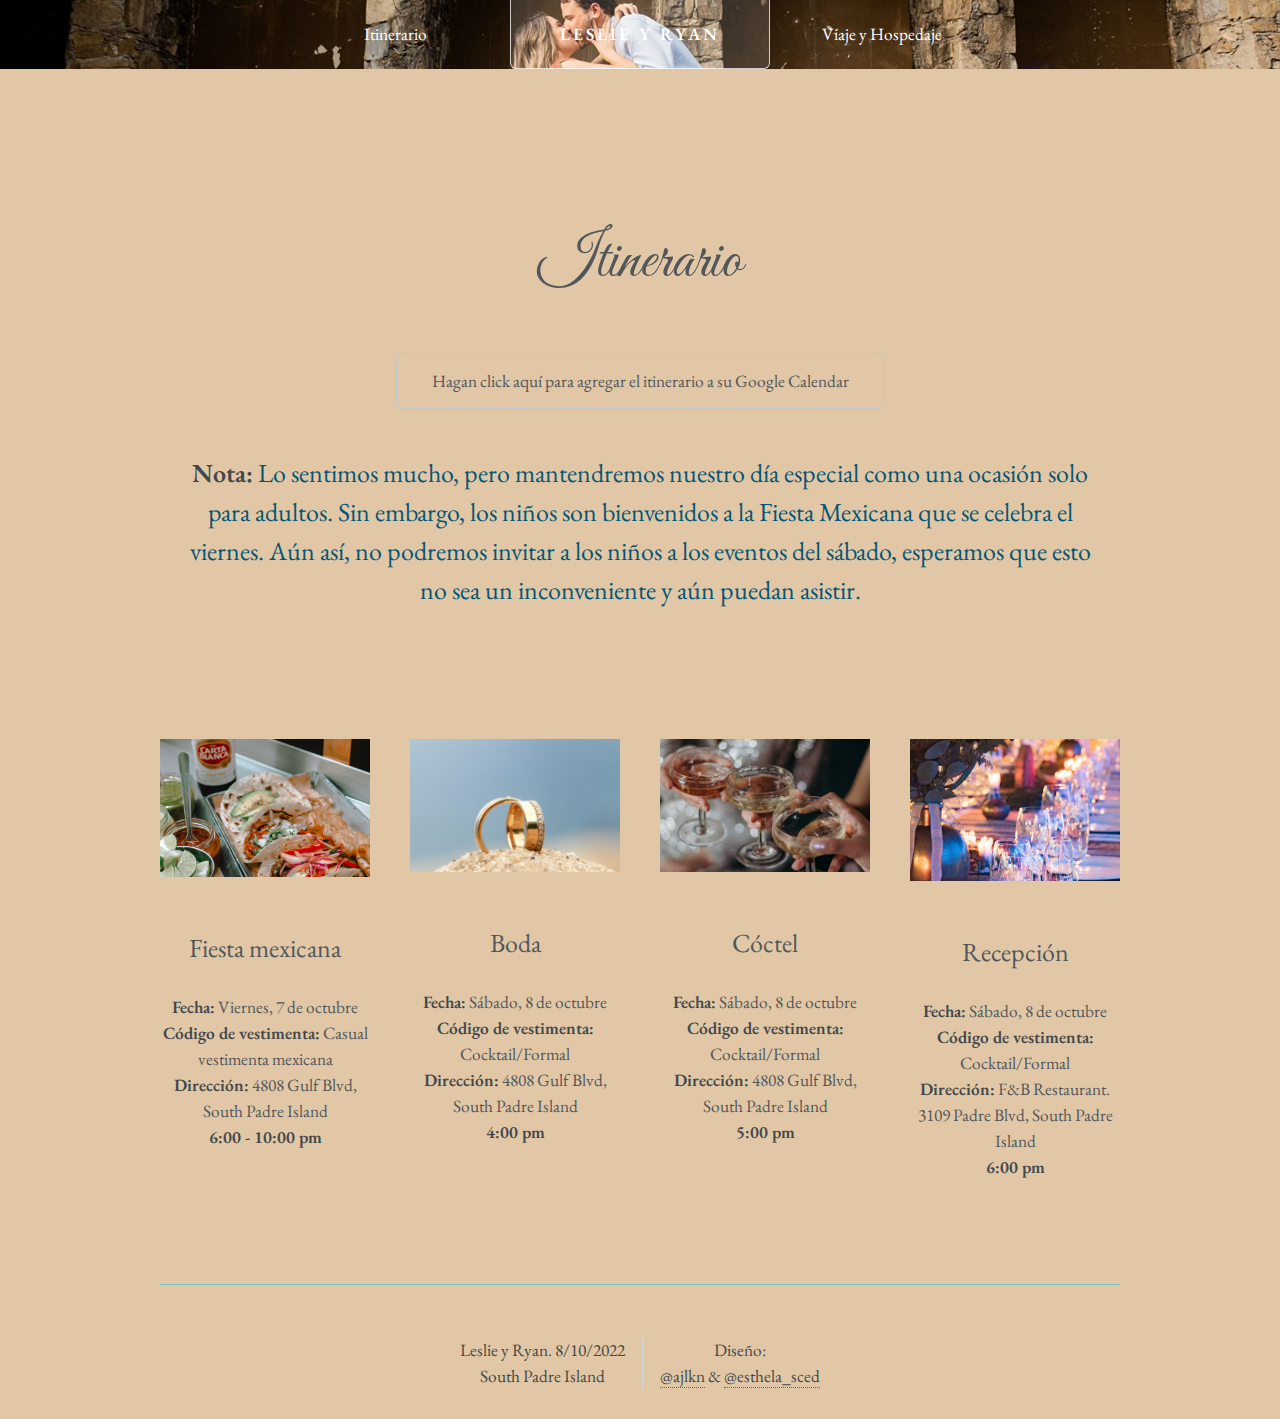
<file: itinerario.html>
<!DOCTYPE HTML>
<!--
	Telephasic by HTML5 UP
	html5up.net | @ajlkn
	Esthela Cedillo Moreno
	Free for personal and commercial use under the CCA 3.0 license (html5up.net/license)
-->
<html>
	<head>
		<title>L&R - Itinerario</title>
		<meta charset="utf-8" />
		<meta name="viewport" content="width=device-width, initial-scale=1, user-scalable=no" />
		<link rel="stylesheet" href="assets/css/main.css" />
		<link type="image/png" sizes="32x32" rel="icon" href="images/icons8-me-gusta-ios-glyph-32.png">
	</head>
	<body class="left-sidebar is-preload">
		<div id="page-wrapper">

			<!-- Header -->
				<div id="header-wrapper">
					<div id="header" class="container">

						<!-- Logo -->
							<h1 id="logo"><a href="indexSpanish.html">Leslie y Ryan</a></h1>

						<!-- Nav -->
							<nav id="nav">
								<ul>
									<li><a href="itinerario.html">Itinerario</a></li>
									<li class="break"><a href="ViajeYHospedaje.html">Viaje y Hospedaje</a></li>
								</ul>
							</nav>
					</div>
				</div>

			<!-- Main -->
				<div class="wrapper">
					<div class="container" id="main">
						<div class="row gtr-150">
							<div class="col-4 col-12-narrower">
						</div>
						<header class="Title-wrapper">
							<h2 class="Title-wrapperH2  wrap-align" id="center">Itinerario</h2>
							<ul class="actions">
								<li><br><a href="https://calendar.google.com/calendar/u/3?cid=bGVzbGllYW5kcnlhbjIwMjJAZ21haWwuY29t" class="button">Hagan click aquí para agregar el itinerario a su Google Calendar</a></li>
							</ul>
							<p><b>Nota:</b> Lo sentimos mucho, pero mantendremos nuestro día especial como una ocasión solo para adultos. Sin embargo,
								los niños son bienvenidos a la Fiesta Mexicana que se celebra el viernes. Aún así, no podremos invitar a los 
								niños a los eventos del sábado, esperamos que esto no sea un inconveniente y aún puedan asistir.</p>
						</header>
						<div class="row features">
							
							<section class="col-3 col-12-narrower feature">
								<div class="image-wrapper first">
									<a href="#" class="image featured"><img src="images/mexparty.jpg" alt="" /></a>
								</div>
								<header>
									<h3>Fiesta mexicana</h3>
								</header>
								<p><b>Fecha:</b> Viernes, 7 de octubre <br> <b>Código de vestimenta:</b> Casual vestimenta mexicana <br> <b>Dirección:</b> 4808 Gulf Blvd, South Padre Island <br> <b>6:00 - 10:00 pm</b></p>
							</section>
							<section class="col-3 col-12-narrower feature">
								<div class="image-wrapper first">
									<a href="#" class="image featured"><img src="images/wedding.jpg" alt="" /></a>
								</div>
								<header>
									<h3>Boda</h3>
								</header>
								<p><b>Fecha:</b> Sábado, 8 de octubre <br> <b>Código de vestimenta:</b> Cocktail/Formal <br> <b>Dirección:</b> 4808 Gulf Blvd, South Padre Island <br> <b>4:00 pm</b></p>
							</section>
							<section class="col-3 col-12-narrower feature">
								<div class="image-wrapper">
									<a href="#" class="image featured"><img src="images/cocktail.jpg" alt="" /></a>
								</div>
								<header>
									<h3>Cóctel</h3>
								</header>
								<p><b>Fecha:</b> Sábado, 8 de octubre <br> <b>Código de vestimenta:</b> Cocktail/Formal <br> <b>Dirección:</b> 4808 Gulf Blvd, South Padre Island <br> <b>5:00 pm</b></p>
							</section>
							<section class="col-3 col-12-narrower feature">
								<div class="image-wrapper">
									<a href="#" class="image featured"><img src="images/reception.jpg" alt="" /></a>
								</div>
								<header>
									<h3>Recepción</h3>
								</header>
								<p><b>Fecha:</b> Sábado, 8 de octubre <br> <b>Código de vestimenta:</b> Cocktail/Formal <br> <b>Dirección:</b> F&B Restaurant. 3109 Padre Blvd, South Padre Island <br> <b>6:00 pm</b></p>
							</section>
						</div>
					</div>
				</div>

			<!-- Footer -->
					<div id="copyright" class="container">
						<ul class="menu">
							<li>Leslie y Ryan. 8/10/2022 <br> South Padre Island</li><li>Diseño: <br> <a href="http://html5up.net">@ajlkn</a> & <a href="https://www.instagram.com/esthela_sced/?hl=es">@esthela_sced</a></li>
						</ul>
					</div>
				</div>

		</div>

		<!-- Scripts -->
			<script src="assets/js/jquery.min.js"></script>
			<script src="assets/js/jquery.dropotron.min.js"></script>
			<script src="assets/js/browser.min.js"></script>
			<script src="assets/js/breakpoints.min.js"></script>
			<script src="assets/js/util.js"></script>
			<script src="assets/js/main.js"></script>

	</body>
</html>
</file>
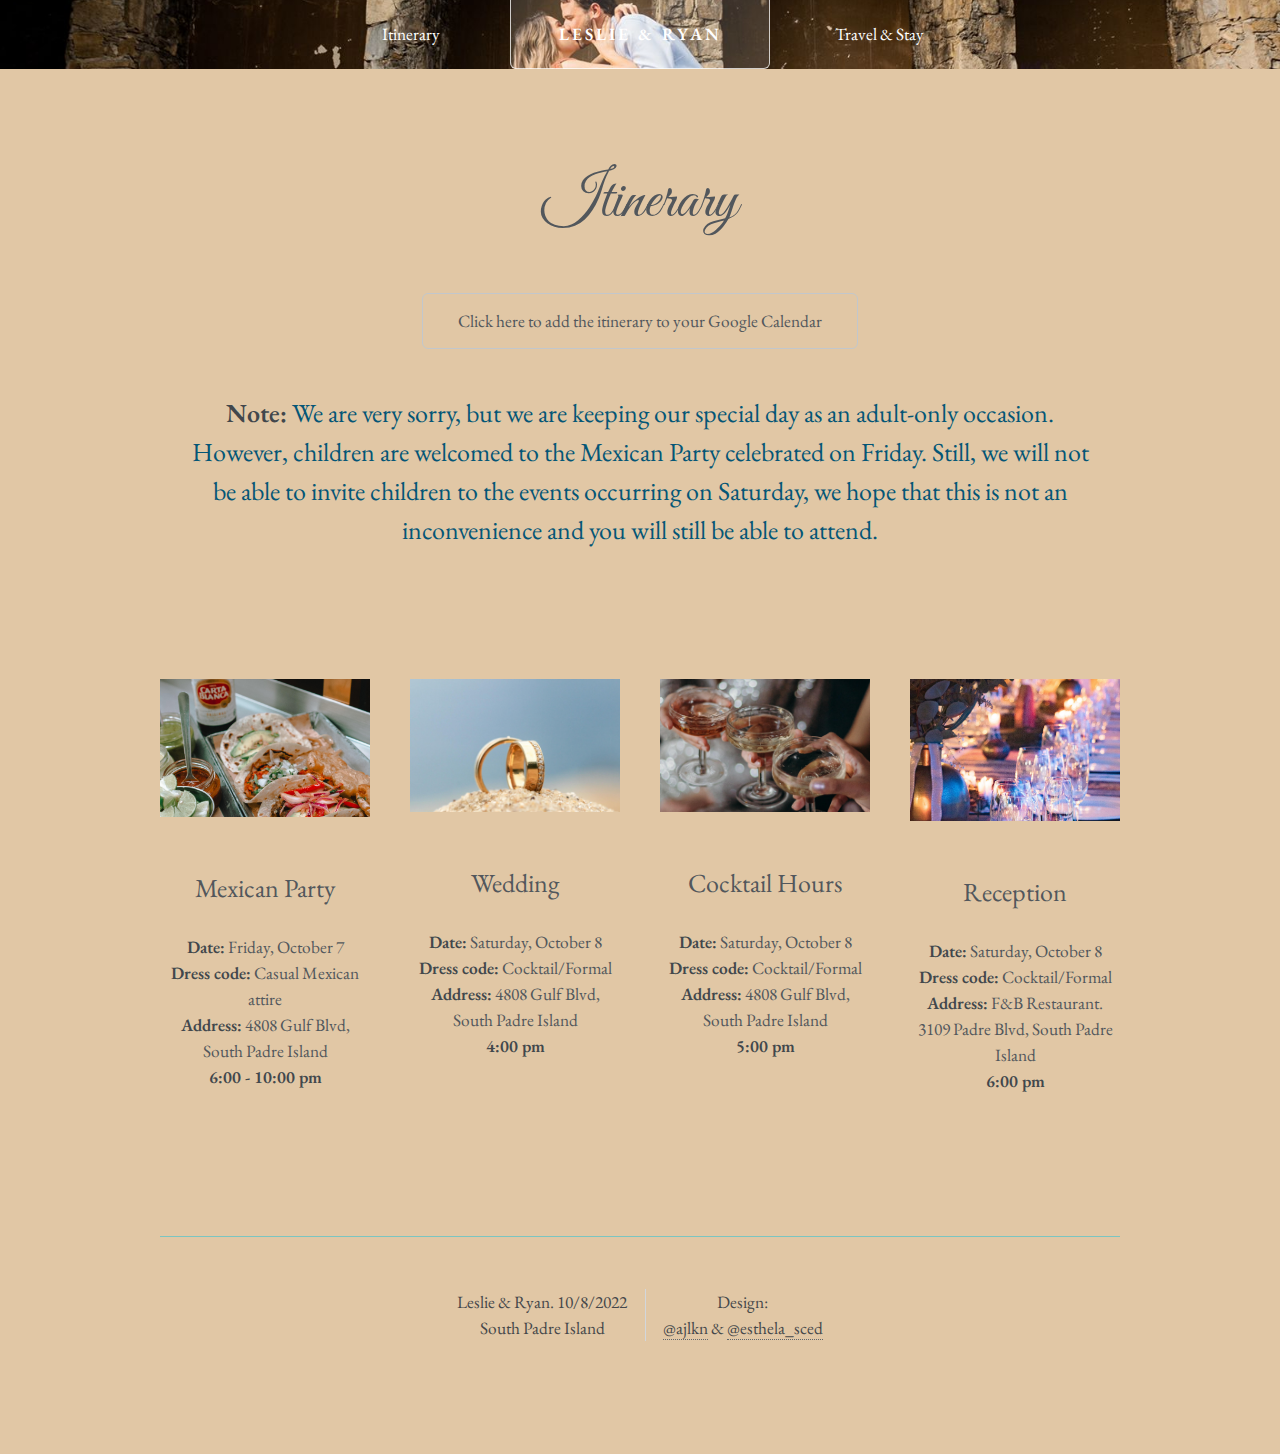
<file: itinerary.html>
<!DOCTYPE HTML>
<!--
	Telephasic by HTML5 UP
	html5up.net | @ajlkn
	Esthela Cedillo Moreno
	Free for personal and commercial use under the CCA 3.0 license (html5up.net/license)
-->
<html>
	<head>
		<title>L&R - Itinerary</title>
		<meta charset="utf-8" />
		<meta name="viewport" content="width=device-width, initial-scale=1, user-scalable=no" />
		<link rel="stylesheet" href="assets/css/main.css" />
		<link type="image/png" sizes="32x32" rel="icon" href="images/icons8-me-gusta-ios-glyph-32.png">
	</head>
	<body class="left-sidebar is-preload">
		<div id="page-wrapper">

			<!-- Header -->
				<div id="header-wrapper">
					<div id="header" class="container">

						<!-- Logo -->
							<h1 id="logo"><a href="index.html">Leslie & Ryan</a></h1>

						<!-- Nav -->
							<nav id="nav">
								<ul>
									<li><a href="itinerary.html">Itinerary</a></li>
									<li class="break"><a href="TravelStay.html">Travel & Stay</a></li>
								</ul>
							</nav>
					</div>
				</div>

			<!-- Main -->
				<div class="wrapper">
					<div class="container" id="main">
						<div class="row gtr-150">		
							<header class="Title-wrapper">
								<h2 class="Title-wrapperH2  wrap-align" id="center">Itinerary</h2>
								<ul class="actions">
									<li><br><a href="https://calendar.google.com/calendar/u/3?cid=bGVzbGllYW5kcnlhbjIwMjJAZ21haWwuY29t" class="button">Click here to add the itinerary to your Google Calendar</a></li>
								</ul>
								<p><b>Note:</b> We are very sorry, but we are keeping our special day as an adult-only occasion. However, children 
									are welcomed to the Mexican Party celebrated on Friday. Still, we will not be able to invite children to 
									the events occurring on Saturday, we hope that this is not an inconvenience and you will still be able to attend.</p>
							</header>
							<div class="row features">
								
								<section class="col-3 col-12-narrower feature">
									<div class="image-wrapper first">
										<img class="image featured" src="images/mexparty.jpg" alt="" />
									</div>
									<header>
										<h3>Mexican Party</h3>
									</header>
									<p><b>Date:</b> Friday, October 7 <br> <b>Dress code:</b> Casual Mexican attire <br> <b>Address:</b> 4808 Gulf Blvd, South Padre Island <br> <b>6:00 - 10:00 pm</b></p>
								</section>
								<section class="col-3 col-12-narrower feature">
									<div class="image-wrapper first">
										<img class="image featured" src="images/wedding.jpg" alt="" />
									</div>
									<header>
										<h3>Wedding</h3>
									</header>
									<p><b>Date:</b> Saturday, October 8 <br> <b>Dress code:</b> Cocktail/Formal <br> <b>Address:</b> 4808 Gulf Blvd, South Padre Island <br> <b>4:00 pm</b></p>
								</section>
								<section class="col-3 col-12-narrower feature">
									<div class="image-wrapper">
										<img class="image featured" src="images/cocktail.jpg" alt="" />
									</div>
									<header>
										<h3>Cocktail Hours</h3>
									</header>
									<p><b>Date:</b> Saturday, October 8 <br> <b>Dress code:</b> Cocktail/Formal <br> <b>Address:</b> 4808 Gulf Blvd, South Padre Island <br> <b>5:00 pm</b></p>
								</section>
								<section class="col-3 col-12-narrower feature">
									<div class="image-wrapper">
										<img class="image featured" src="images/reception.jpg" alt="" />
									</div>
									<header>
										<h3>Reception</h3>
									</header>
									<p><b>Date:</b> Saturday, October 8 <br> <b>Dress code:</b> Cocktail/Formal <br> <b>Address:</b> F&B Restaurant. 3109 Padre Blvd, South Padre Island <br> <b>6:00 pm</b></p>
								</section>
							</div>
						</div>
					</div>
				</div>

			<!-- Footer -->
				<div id="footer-wrapper">
					<div id="copyright" class="container">
						<ul class="menu">
							<li>Leslie & Ryan. 10/8/2022 <br> South Padre Island</li><li>Design: <br> <a href="http://html5up.net">@ajlkn</a> & <a href="https://www.instagram.com/esthela_sced/?hl=es">@esthela_sced</a></li>
						</ul>
					</div>
				</div>

		</div>

		<!-- Scripts -->
			<script src="assets/js/jquery.min.js"></script>
			<script src="assets/js/jquery.dropotron.min.js"></script>
			<script src="assets/js/browser.min.js"></script>
			<script src="assets/js/breakpoints.min.js"></script>
			<script src="assets/js/util.js"></script>
			<script src="assets/js/main.js"></script>

	</body>
</html>
</file>
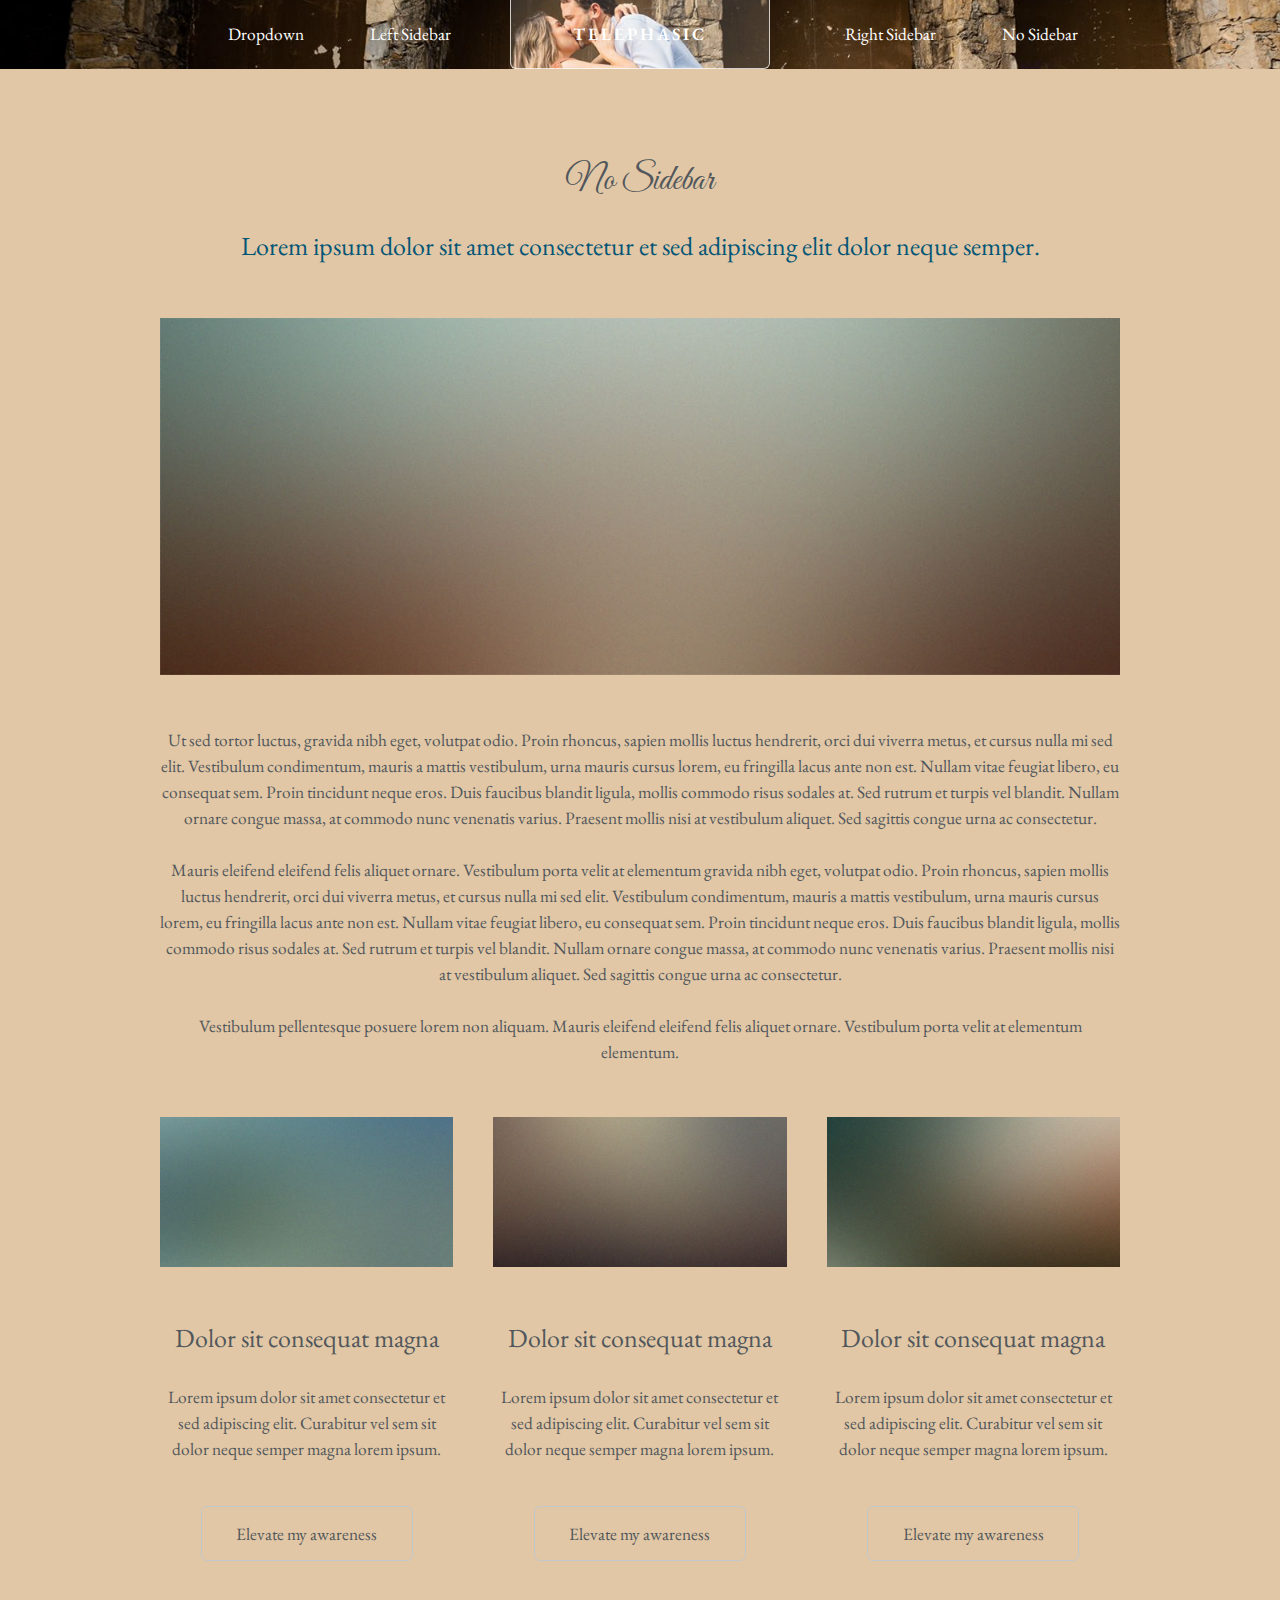
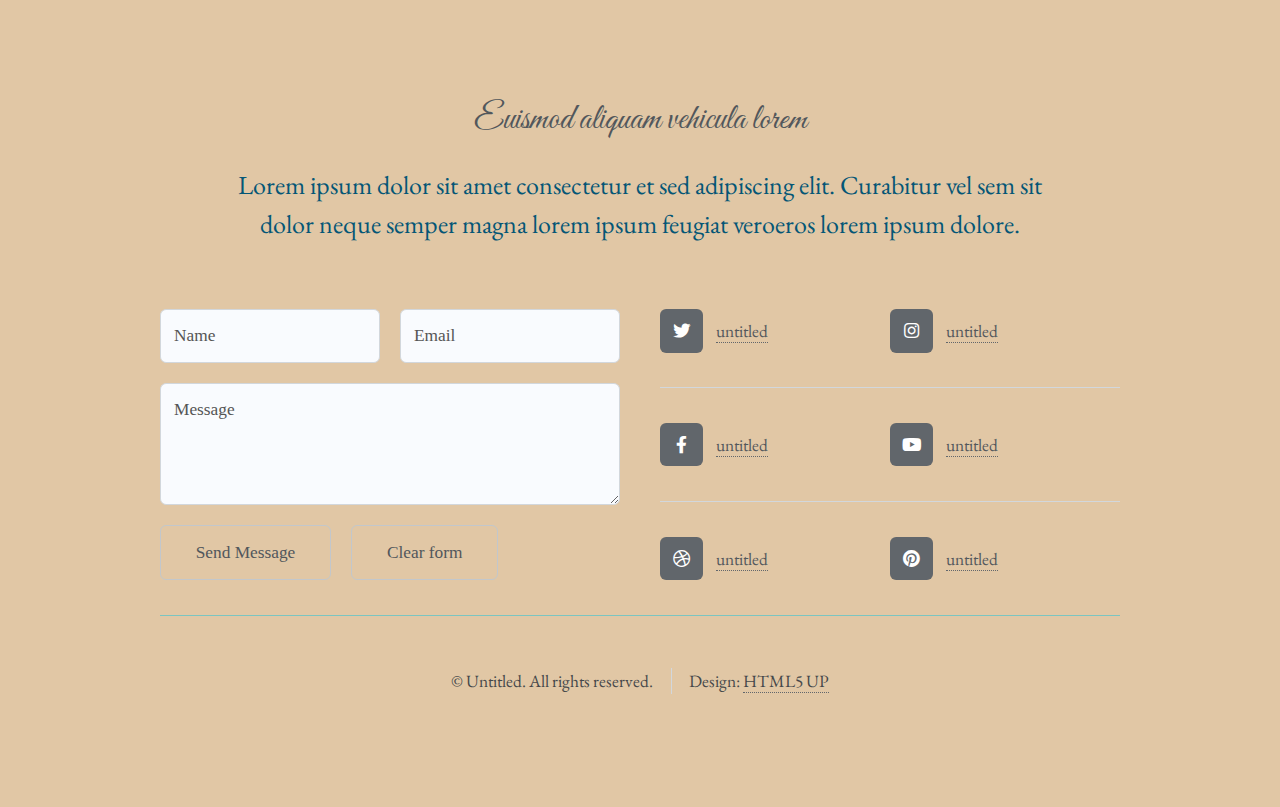
<file: no-sidebar.html>
<!DOCTYPE HTML>
<!--
	Telephasic by HTML5 UP
	html5up.net | @ajlkn
	Free for personal and commercial use under the CCA 3.0 license (html5up.net/license)
-->
<html>
	<head>
		<title>Telephasic by HTML5 UP</title>
		<meta charset="utf-8" />
		<meta name="viewport" content="width=device-width, initial-scale=1, user-scalable=no" />
		<link rel="stylesheet" href="assets/css/main.css" />
	</head>
	<body class="no-sidebar is-preload">
		<div id="page-wrapper">

			<!-- Header -->
				<div id="header-wrapper">
					<div id="header" class="container">

						<!-- Logo -->
							<h1 id="logo"><a href="index.html">Telephasic</a></h1>

						<!-- Nav -->
							<nav id="nav">
								<ul>
									<li>
										<a href="#">Dropdown</a>
										<ul>
											<li><a href="#">Lorem ipsum dolor</a></li>
											<li><a href="#">Magna phasellus</a></li>
											<li><a href="#">Etiam dolore nisl</a></li>
											<li>
												<a href="#">Phasellus consequat</a>
												<ul>
													<li><a href="#">Lorem ipsum dolor</a></li>
													<li><a href="#">Phasellus consequat</a></li>
													<li><a href="#">Magna phasellus</a></li>
													<li><a href="#">Etiam dolore nisl</a></li>
												</ul>
											</li>
											<li><a href="#">Veroeros feugiat</a></li>
										</ul>
									</li>
									<li><a href="left-sidebar.html">Left Sidebar</a></li>
									<li class="break"><a href="right-sidebar.html">Right Sidebar</a></li>
									<li><a href="no-sidebar.html">No Sidebar</a></li>
								</ul>
							</nav>

					</div>
				</div>

			<!-- Main -->
				<div class="wrapper">
					<div class="container" id="main">

						<!-- Content -->
							<article id="content">
								<header>
									<h2>No Sidebar</h2>
									<p>Lorem ipsum dolor sit amet consectetur et sed adipiscing elit
									dolor neque semper.</p>
								</header>
								<a href="#" class="image featured"><img src="images/pic06.jpg" alt="" /></a>
								<p>Ut sed tortor luctus, gravida nibh eget, volutpat odio. Proin rhoncus, sapien
								mollis luctus hendrerit, orci dui viverra metus, et cursus nulla mi sed elit. Vestibulum
								condimentum, mauris a mattis vestibulum, urna mauris cursus lorem, eu fringilla lacus
								ante non est. Nullam vitae feugiat libero, eu consequat sem. Proin tincidunt neque
								eros. Duis faucibus blandit ligula, mollis commodo risus sodales at. Sed rutrum et
								turpis vel blandit. Nullam ornare congue massa, at commodo nunc venenatis varius.
								Praesent mollis nisi at vestibulum aliquet. Sed sagittis congue urna ac consectetur.</p>
								<p>Mauris eleifend eleifend felis aliquet ornare. Vestibulum porta velit at elementum
								gravida nibh eget, volutpat odio. Proin rhoncus, sapien
								mollis luctus hendrerit, orci dui viverra metus, et cursus nulla mi sed elit. Vestibulum
								condimentum, mauris a mattis vestibulum, urna mauris cursus lorem, eu fringilla lacus
								ante non est. Nullam vitae feugiat libero, eu consequat sem. Proin tincidunt neque
								eros. Duis faucibus blandit ligula, mollis commodo risus sodales at. Sed rutrum et
								turpis vel blandit. Nullam ornare congue massa, at commodo nunc venenatis varius.
								Praesent mollis nisi at vestibulum aliquet. Sed sagittis congue urna ac consectetur.</p>
								<p>Vestibulum pellentesque posuere lorem non aliquam. Mauris eleifend eleifend
								felis aliquet ornare. Vestibulum porta velit at elementum elementum.</p>
							</article>

						<div class="row features">
							<section class="col-4 col-12-narrower feature">
								<div class="image-wrapper first">
									<a href="#" class="image featured"><img src="images/pic03.jpg" alt="" /></a>
								</div>
								<header>
									<h3>Dolor sit consequat magna</h3>
								</header>
								<p>Lorem ipsum dolor sit amet consectetur et sed adipiscing elit. Curabitur
								vel sem sit dolor neque semper magna lorem ipsum.</p>
								<ul class="actions">
									<li><a href="#" class="button">Elevate my awareness</a></li>
								</ul>
							</section>
							<section class="col-4 col-12-narrower feature">
								<div class="image-wrapper">
									<a href="#" class="image featured"><img src="images/pic04.jpg" alt="" /></a>
								</div>
								<header>
									<h3>Dolor sit consequat magna</h3>
								</header>
								<p>Lorem ipsum dolor sit amet consectetur et sed adipiscing elit. Curabitur
								vel sem sit dolor neque semper magna lorem ipsum.</p>
								<ul class="actions">
									<li><a href="#" class="button">Elevate my awareness</a></li>
								</ul>
							</section>
							<section class="col-4 col-12-narrower feature">
								<div class="image-wrapper">
									<a href="#" class="image featured"><img src="images/pic05.jpg" alt="" /></a>
								</div>
								<header>
									<h3>Dolor sit consequat magna</h3>
								</header>
								<p>Lorem ipsum dolor sit amet consectetur et sed adipiscing elit. Curabitur
								vel sem sit dolor neque semper magna lorem ipsum.</p>
								<ul class="actions">
									<li><a href="#" class="button">Elevate my awareness</a></li>
								</ul>
							</section>
						</div>
					</div>
				</div>

			<!-- Footer -->
				<div id="footer-wrapper">
					<div id="footer" class="container">
						<header class="major">
							<h2>Euismod aliquam vehicula lorem</h2>
							<p>Lorem ipsum dolor sit amet consectetur et sed adipiscing elit. Curabitur vel sem sit<br />
							dolor neque semper magna lorem ipsum feugiat veroeros lorem ipsum dolore.</p>
						</header>
						<div class="row">
							<section class="col-6 col-12-narrower">
								<form method="post" action="#">
									<div class="row gtr-50">
										<div class="col-6 col-12-mobile">
											<input name="name" placeholder="Name" type="text" />
										</div>
										<div class="col-6 col-12-mobile">
											<input name="email" placeholder="Email" type="text" />
										</div>
										<div class="col-12">
											<textarea name="message" placeholder="Message"></textarea>
										</div>
										<div class="col-12">
											<ul class="actions">
												<li><input type="submit" value="Send Message" /></li>
												<li><input type="reset" value="Clear form" /></li>
											</ul>
										</div>
									</div>
								</form>
							</section>
							<section class="col-6 col-12-narrower">
								<div class="row gtr-0">
									<ul class="divided icons col-6 col-12-mobile">
										<li class="icon brands fa-twitter"><a href="#"><span class="extra">twitter.com/</span>untitled</a></li>
										<li class="icon brands fa-facebook-f"><a href="#"><span class="extra">facebook.com/</span>untitled</a></li>
										<li class="icon brands fa-dribbble"><a href="#"><span class="extra">dribbble.com/</span>untitled</a></li>
									</ul>
									<ul class="divided icons col-6 col-12-mobile">
										<li class="icon brands fa-instagram"><a href="#"><span class="extra">instagram.com/</span>untitled</a></li>
										<li class="icon brands fa-youtube"><a href="#"><span class="extra">youtube.com/</span>untitled</a></li>
										<li class="icon brands fa-pinterest"><a href="#"><span class="extra">pinterest.com/</span>untitled</a></li>
									</ul>
								</div>
							</section>
						</div>
					</div>
					<div id="copyright" class="container">
						<ul class="menu">
							<li>&copy; Untitled. All rights reserved.</li><li>Design: <a href="http://html5up.net">HTML5 UP</a></li>
						</ul>
					</div>
				</div>

		</div>

		<!-- Scripts -->
			<script src="assets/js/jquery.min.js"></script>
			<script src="assets/js/jquery.dropotron.min.js"></script>
			<script src="assets/js/browser.min.js"></script>
			<script src="assets/js/breakpoints.min.js"></script>
			<script src="assets/js/util.js"></script>
			<script src="assets/js/main.js"></script>

	</body>
</html>
</file>
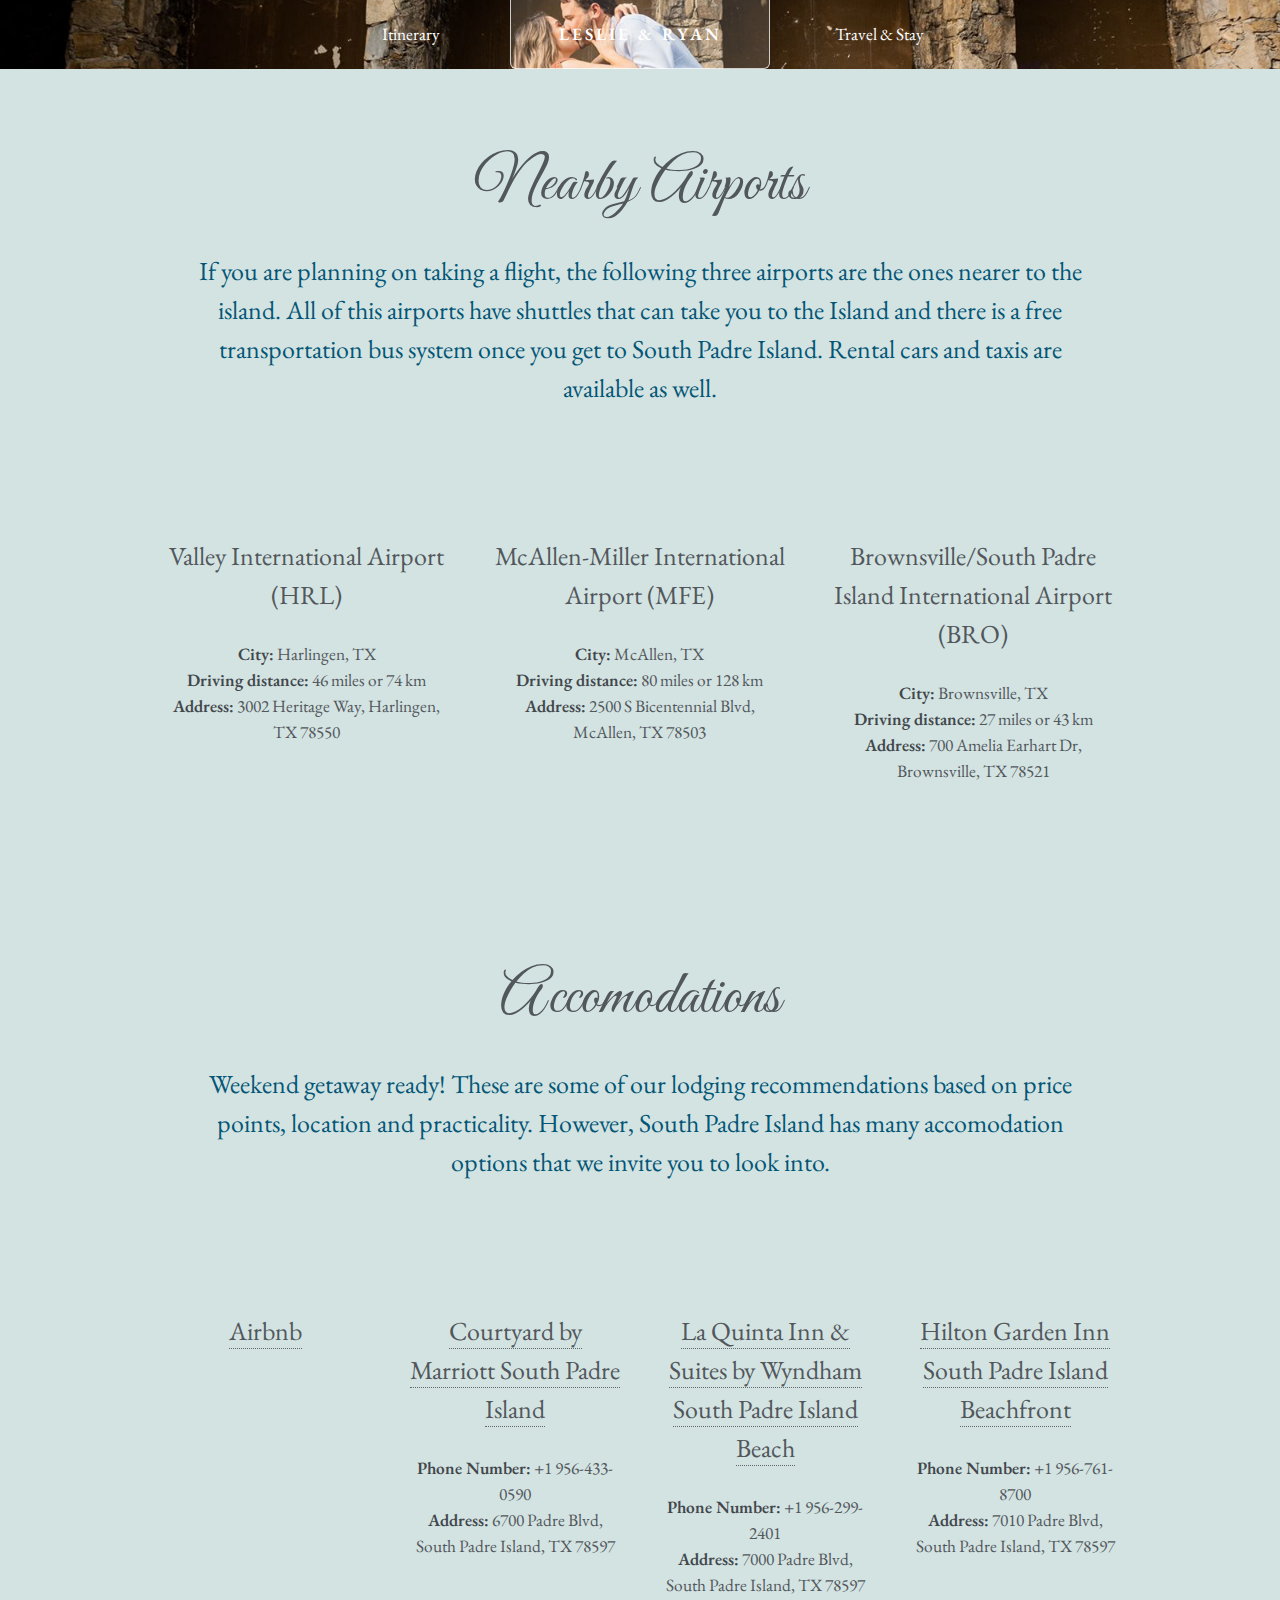
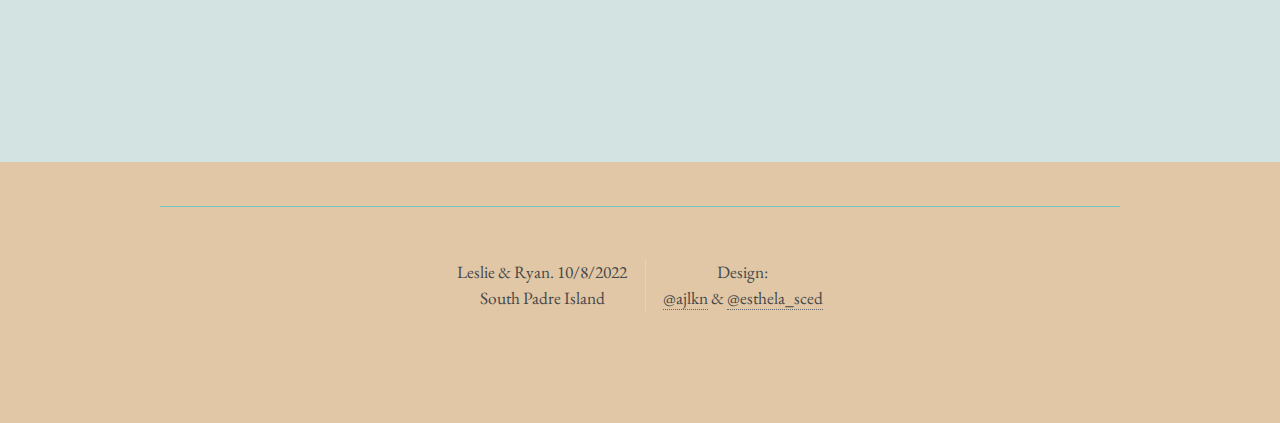
<file: TravelStay.html>
<!DOCTYPE HTML>
<!--
	Telephasic by HTML5 UP
	html5up.net | @ajlkn
	Esthela Cedillo Moreno
	Free for personal and commercial use under the CCA 3.0 license (html5up.net/license)
-->
<html>
	<head>
		<title>L&R - Travel</title>
		<meta charset="utf-8" />
		<meta name="viewport" content="width=device-width, initial-scale=1, user-scalable=no" />
		<link rel="stylesheet" href="assets/css/main.css" />
		<link type="image/png" sizes="32x32" rel="icon" href="images/icons8-me-gusta-ios-glyph-32.png">
	</head>
	<body class="right-sidebar is-preload">
		<div id="page-wrapper">

			<!-- Header -->
				<div id="header-wrapper">
					<div id="header" class="container">

						<!-- Logo -->
							<h1 id="logo"><a href="index.html">Leslie & Ryan</a></h1>

						<!-- Nav -->
							<nav id="nav">
								<ul>
									<li><a href="itinerary.html">Itinerary</a></li>
									<li class="break"><a href="TravelStay.html">Travel & Stay</a></li>				
								</ul>
							</nav>

					</div>
				</div>

				<!--Airport-->
				<div class="wrapper2">
					<div class="container" id="main">
						<div class="row gtr-150">
							<header class="Title-wrapper">
								<h2 class="Title-wrapperH2  wrap-align" id="center">Nearby Airports</h2>
								<p> If you are planning on taking a flight, the following three airports are the ones nearer to the island. 
									All of this airports have shuttles that can take you to the Island and there is a free transportation bus 
									system once you get to South Padre Island. Rental cars and taxis are available as well.</p>
							</header>
							<div class="row features">
								<section class="col-4 col-12-narrower feature">
									<header>
										<h3>Valley International Airport (HRL)</h3>
									</header>
									<p><b>City:</b> Harlingen, TX <br> <b>Driving distance:</b> 46 miles or 74 km <br> <b>Address:</b> 3002 Heritage Way, Harlingen, TX 78550</p>
								</section>
								<section class="col-4 col-12-narrower feature">
									<header>
										<h3>McAllen-Miller International Airport (MFE)</h3>
									</header>
									<p><b>City:</b> McAllen, TX <br> <b>Driving distance:</b> 80 miles or 128 km <br> <b>Address:</b> 2500 S Bicentennial Blvd, McAllen, TX 78503</p>
								</section>
								<section class="col-4 col-12-narrower feature">
									<header>
										<h3>Brownsville/South Padre Island International Airport (BRO)</h3>
									</header>
									<p><b>City:</b> Brownsville, TX <br> <b>Driving distance:</b> 27 miles or 43 km <br> <b>Address:</b> 700 Amelia Earhart Dr, Brownsville, TX 78521</p>
								</section>
							</div>
						</div>
					</div>
				</div>

				<!--Hotels-->
				<div class="wrapper3">
					<div class="container" id="main">
						<div class="row gtr-150">
							<header class="Title-wrapper">
								<h2 class="Title-wrapperH2  wrap-align" id="center">Accomodations</h2>
								<p> Weekend getaway ready! These are some of our lodging recommendations based on price points, location and practicality. 
									However, South Padre Island has many accomodation options that we invite you to look into.</p>
							</header>
							<div class="row features">
								<section class="col-3 col-12-narrower feature">
									<header>
										<h3><a href="https://www.airbnb.mx/south-padre-island-tx/stays?_set_bev_on_new_domain=1657646878_Njc4MDEzNDNkYTM0">Airbnb</a></h3>
									</header>
								</section>
								<section class="col-3 col-12-narrower feature">
									<header>
										<h3><a href="https://www.marriott.com/en-us/hotels/brosp-courtyard-south-padre-island/overview/">Courtyard by Marriott South Padre Island</a></h3>
									</header>
									<p><b>Phone Number:</b> +1 956-433-0590<br> <b>Address:</b> 6700 Padre Blvd, South Padre Island, TX 78597</p>
								</section>
								<section class="col-3 col-12-narrower feature">
									<header>
										<h3><a href="https://www.wyndhamhotels.com/es-xl/laquinta/south-padre-island-texas/la-quinta-south-padre-island-beach/overview">La Quinta Inn & Suites by Wyndham South Padre Island Beach</a></h3>
									</header>
									<p><b>Phone Number:</b> +1 956-299-2401<br> <b>Address:</b> 7000 Padre Blvd, South Padre Island, TX 78597</p>								</section>
								<section class="col-3 col-12-narrower feature">
									<header>
										<h3><a href="https://www.hilton.com/en/hotels/brospgi-hilton-garden-inn-south-padre-island-beachfront/">Hilton Garden Inn South Padre Island Beachfront</a></h3>
									</header>
									<p><b>Phone Number:</b> +1 956-761-8700<br> <b>Address:</b> 7010 Padre Blvd, South Padre Island, TX 78597</p>								</section>
							</div>
						</div>
					</div>
				</div>

			<!-- Footer -->
				<div id="footer-wrapper">
					<div id="copyright" class="container">
						<ul class="menu">
							<li>Leslie & Ryan. 10/8/2022 <br> South Padre Island</li><li>Design: <br> <a href="http://html5up.net">@ajlkn</a> & <a href="https://www.instagram.com/esthela_sced/?hl=es">@esthela_sced</a></li>
						</ul>
					</div>
				</div>	

		</div>

		<!-- Scripts -->
			<script src="assets/js/jquery.min.js"></script>
			<script src="assets/js/jquery.dropotron.min.js"></script>
			<script src="assets/js/browser.min.js"></script>
			<script src="assets/js/breakpoints.min.js"></script>
			<script src="assets/js/util.js"></script>
			<script src="assets/js/main.js"></script>

	</body>
</html>
</file>
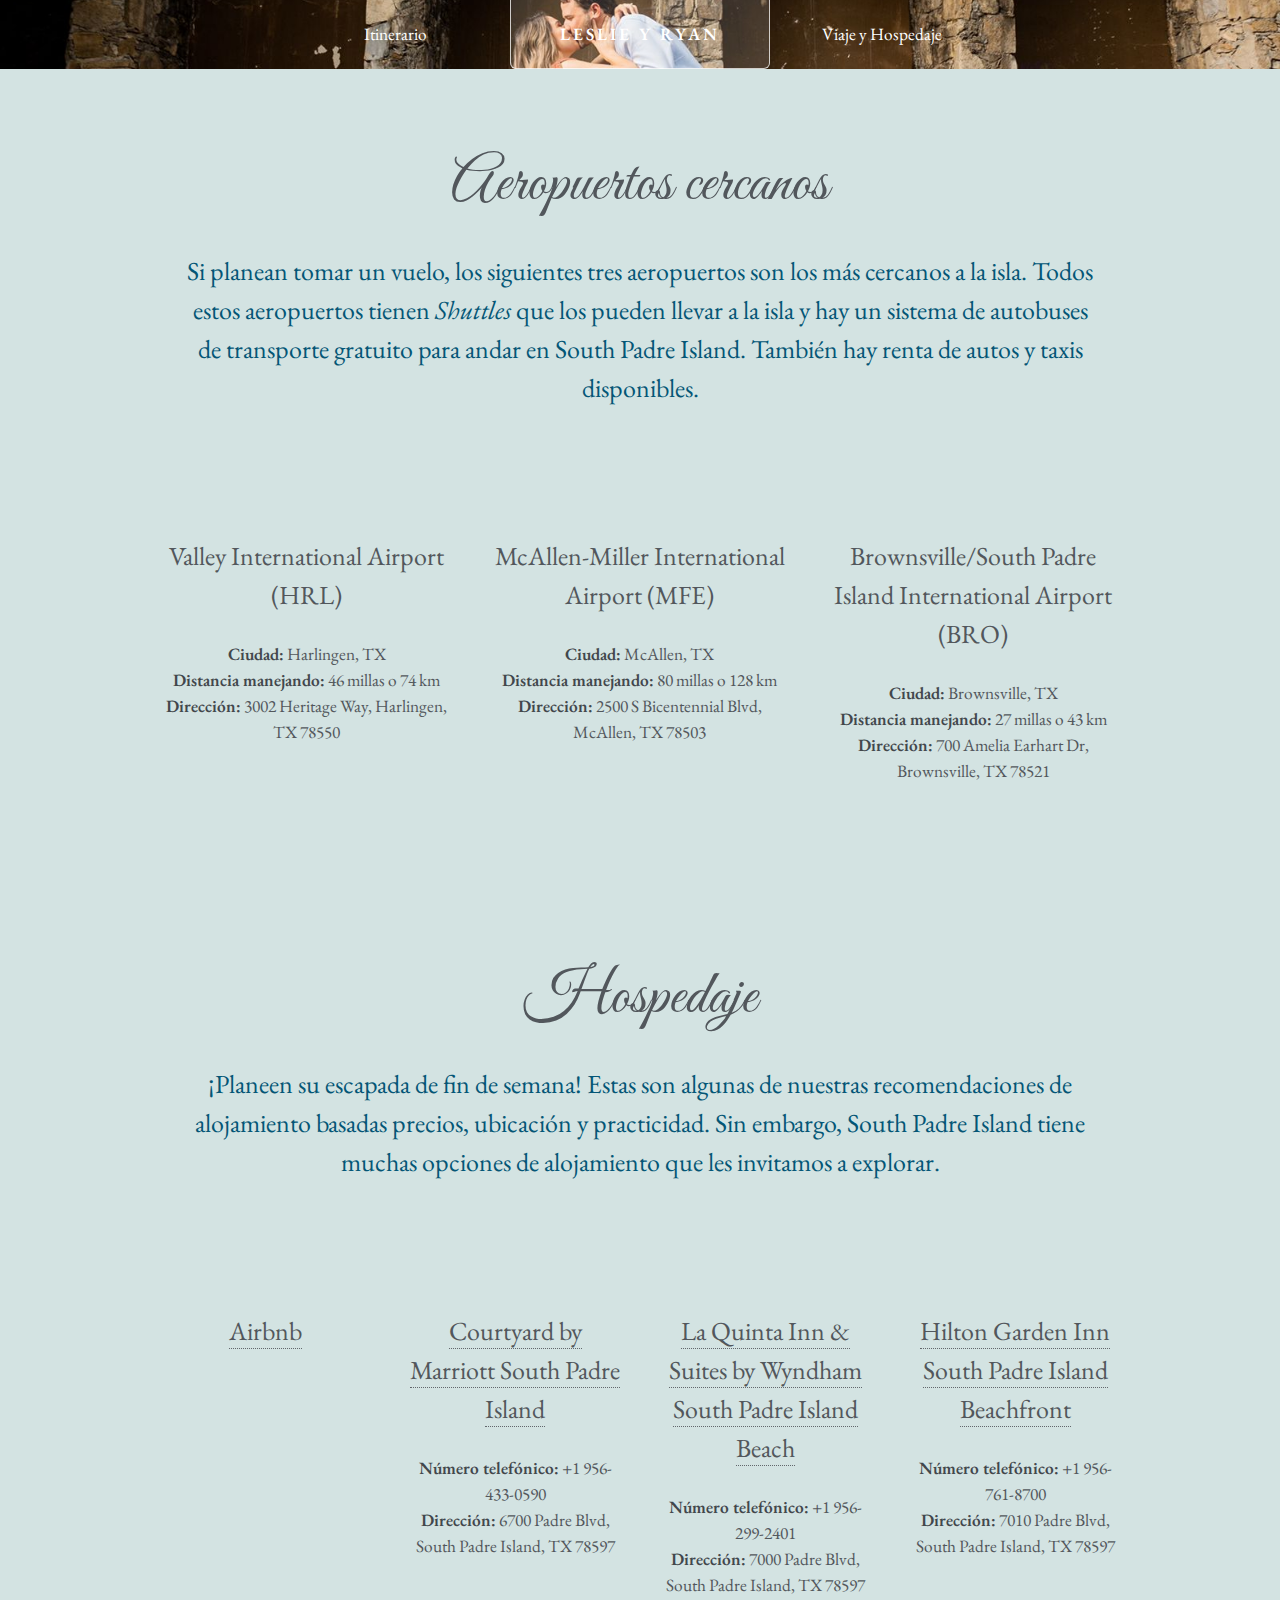
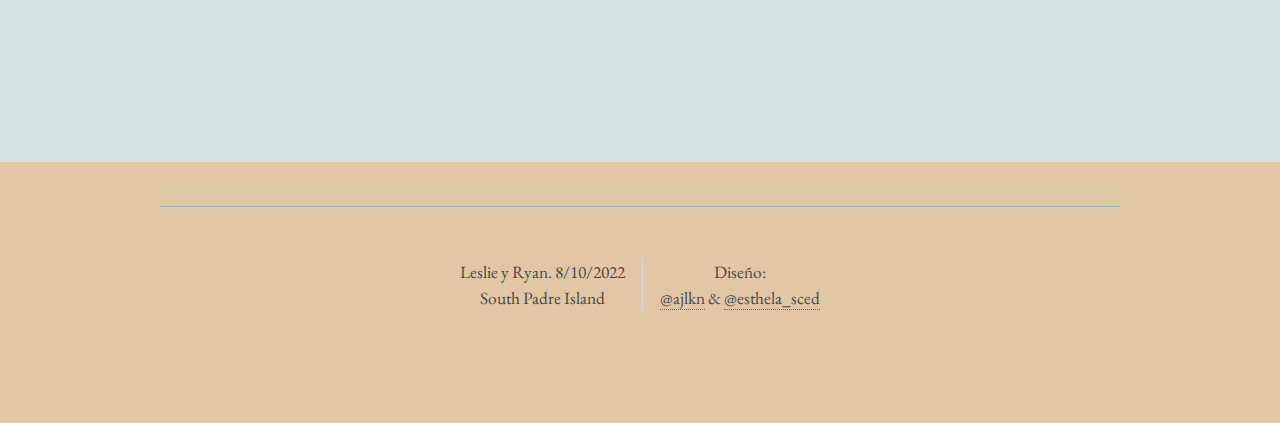
<file: ViajeYHospedaje.html>
<!DOCTYPE HTML>
<!--
	Telephasic by HTML5 UP
	html5up.net | @ajlkn
	Esthela Cedillo Moreno
	Free for personal and commercial use under the CCA 3.0 license (html5up.net/license)
-->
<html>
	<head>
		<title>L&R - Viaje</title>
		<meta charset="utf-8" />
		<meta name="viewport" content="width=device-width, initial-scale=1, user-scalable=no" />
		<link rel="stylesheet" href="assets/css/main.css" />
		<link type="image/png" sizes="32x32" rel="icon" href="images/icons8-me-gusta-ios-glyph-32.png">
	</head>
	<body class="right-sidebar is-preload">
		<div id="page-wrapper">

			<!-- Header -->
				<div id="header-wrapper">
					<div id="header" class="container">

						<!-- Logo -->
							<h1 id="logo"><a href="indexSpanish.html">Leslie y Ryan</a></h1>

						<!-- Nav -->
							<nav id="nav">
								<ul>
									<li><a href="itinerario.html">Itinerario</a></li>
									<li class="break"><a href="ViajeYHospedaje.html">Viaje y Hospedaje</a></li>				
								</ul>
							</nav>

					</div>
				</div>

				<!--Airport-->
				<div class="wrapper2">
					<div class="container" id="main">
						<div class="row gtr-150">
							<header class="Title-wrapper">
								<h2 class="Title-wrapperH2  wrap-align" id="center">Aeropuertos cercanos</h2>
								<p> Si planean tomar un vuelo, los siguientes tres aeropuertos son los más cercanos a la isla. Todos
									estos aeropuertos tienen <i>Shuttles</i> que los pueden llevar a la isla y hay un sistema de autobuses de 
									transporte gratuito para andar en South Padre Island. También hay renta de autos y taxis disponibles.</p>
							</header>
							<div class="row features">
								<section class="col-4 col-12-narrower feature">
									<header>
										<h3>Valley International Airport (HRL)</h3>
									</header>
									<p><b>Ciudad:</b> Harlingen, TX <br> <b>Distancia manejando:</b> 46 millas o 74 km <br> <b>Dirección:</b> 3002 Heritage Way, Harlingen, TX 78550</p>
								</section>
								<section class="col-4 col-12-narrower feature">
									<header>
										<h3>McAllen-Miller International Airport (MFE)</h3>
									</header>
									<p><b>Ciudad:</b> McAllen, TX <br> <b>Distancia manejando:</b> 80 millas o 128 km <br> <b>Dirección:</b> 2500 S Bicentennial Blvd, McAllen, TX 78503</p>
								</section>
								<section class="col-4 col-12-narrower feature">
									<header>
										<h3>Brownsville/South Padre Island International Airport (BRO)</h3>
									</header>
									<p><b>Ciudad:</b> Brownsville, TX <br> <b>Distancia manejando:</b> 27 millas o 43 km <br> <b>Dirección:</b> 700 Amelia Earhart Dr, Brownsville, TX 78521</p>
								</section>
							</div>
						</div>
					</div>
				</div>

				<!--Hotels-->
				<div class="wrapper3">
					<div class="container" id="main">
						<div class="row gtr-150">
							<header class="Title-wrapper">
								<h2 class="Title-wrapperH2  wrap-align" id="center">Hospedaje</h2>
								<p> ¡Planeen su escapada de fin de semana! Estas son algunas de nuestras recomendaciones de alojamiento basadas 
									precios, ubicación y practicidad. Sin embargo, South Padre Island tiene muchas opciones de alojamiento
									 que les invitamos a explorar.</p>
							</header>
							<div class="row features">
								<section class="col-3 col-12-narrower feature">
									<header>
										<h3><a href="https://www.airbnb.mx/south-padre-island-tx/stays?_set_bev_on_new_domain=1657646878_Njc4MDEzNDNkYTM0">Airbnb</a></h3>
									</header>
								</section>
								<section class="col-3 col-12-narrower feature">
									<header>
										<h3><a href="https://www.marriott.com/en-us/hotels/brosp-courtyard-south-padre-island/overview/">Courtyard by Marriott South Padre Island</a></h3>
									</header>
									<p><b>Número telefónico:</b> +1 956-433-0590<br> <b>Dirección:</b> 6700 Padre Blvd, South Padre Island, TX 78597</p>
								</section>
								<section class="col-3 col-12-narrower feature">
									<header>
										<h3><a href="https://www.wyndhamhotels.com/es-xl/laquinta/south-padre-island-texas/la-quinta-south-padre-island-beach/overview">La Quinta Inn & Suites by Wyndham South Padre Island Beach</a></h3>
									</header>
									<p><b>Número telefónico:</b> +1 956-299-2401<br> <b>Dirección:</b> 7000 Padre Blvd, South Padre Island, TX 78597</p>								</section>
								<section class="col-3 col-12-narrower feature">
									<header>
										<h3><a href="https://www.hilton.com/en/hotels/brospgi-hilton-garden-inn-south-padre-island-beachfront/">Hilton Garden Inn South Padre Island Beachfront</a></h3>
									</header>
									<p><b>Número telefónico:</b> +1 956-761-8700<br> <b>Dirección:</b> 7010 Padre Blvd, South Padre Island, TX 78597</p>								</section>
							</div>
						</div>
					</div>
				</div>

			<!-- Footer -->
				<div id="footer-wrapper">
					<div id="copyright" class="container">
						<ul class="menu">
							<li>Leslie y Ryan. 8/10/2022 <br> South Padre Island</li><li>Diseño: <br> <a href="http://html5up.net">@ajlkn</a> & <a href="https://www.instagram.com/esthela_sced/?hl=es">@esthela_sced</a></li>
						</ul>
					</div>
				</div>	

		</div>

		<!-- Scripts -->
			<script src="assets/js/jquery.min.js"></script>
			<script src="assets/js/jquery.dropotron.min.js"></script>
			<script src="assets/js/browser.min.js"></script>
			<script src="assets/js/breakpoints.min.js"></script>
			<script src="assets/js/util.js"></script>
			<script src="assets/js/main.js"></script>

	</body>
</html>
</file>
<file: assets/css/main.css>
@import url("fontawesome-all.min.css");
@import url('https://fonts.googleapis.com/css2?family=Allison&family=EB+Garamond&family=Great+Vibes&display=swap');

/*
	Telephasic by HTML5 UP
	html5up.net | @ajlkn
	Esthela Cedillo Moreno
	Free for personal and commercial use under the CCA 3.0 license (html5up.net/license)
*/

html, body, div, span, applet, object,
iframe, h1, h2, h3, h4, h5, h6, p, blockquote,
pre, a, abbr, acronym, address, big, cite,
code, del, dfn, em, img, ins, kbd, q, s, samp,
small, strike, strong, sub, sup, tt, var, b,
u, i, center, dl, dt, dd, ol, ul, li, fieldset,
form, label, legend, table, caption, tbody,
tfoot, thead, tr, th, td, article, aside,
canvas, details, embed, figure, figcaption,
footer, header, hgroup, menu, nav, output, ruby,
section, summary, time, mark, audio, video {
	margin: 0;
	padding: 0;
	border: 0;
	font-size: 100%;
	font: inherit;
	vertical-align: baseline;}

article, aside, details, figcaption, figure,
footer, header, hgroup, menu, nav, section {
	display: block;}

body {
	line-height: 1;
}

ol, ul {
	list-style: none;
}

blockquote, q {
	quotes: none;
}

	blockquote:before, blockquote:after, q:before, q:after {
		content: '';
		content: none;
	}

table {
	border-collapse: collapse;
	border-spacing: 0;
}

body {
	-webkit-text-size-adjust: none;
}

mark {
	background-color: transparent;
	color: inherit;
}

input::-moz-focus-inner {
	border: 0;
	padding: 0;
}

input, select, textarea {
	-moz-appearance: none;
	-webkit-appearance: none;
	-ms-appearance: none;
	appearance: none;
}

/* Basic */

	@-ms-viewport {
		width: device-width;
	}

	html {
		box-sizing: border-box;
	}

	*, *:before, *:after {
		box-sizing: inherit;
	}

	body {
		background: #f5f7fa;
		font-family: 'EB Garamond', serif;
		font-weight: 300;
		color: #52575c;
		line-height: 1.75em;
		font-size: 14pt;
	}

		body.is-preload *, body.is-preload *:before, body.is-preload *:after {
			-moz-animation: none !important;
			-webkit-animation: none !important;
			-ms-animation: none !important;
			animation: none !important;
			-moz-transition: none !important;
			-webkit-transition: none !important;
			-ms-transition: none !important;
			transition: none !important;
		}

	input, textarea, select {
		font-family: 'Dancing Script', cursive;
		font-weight: 300;
		color: #52575c;
		line-height: 1.75em;
		font-size: 15pt;
	}

	h1, h2, h3, h4, h5, h6 {
		font-weight: 300;
		color: #52575c;
	}

	h1 a, h2 a, h3 a, h4 a, h5 a, h6 a {
		color: inherit;
		text-decoration: none;
	}

	h2 {
		font-size: 2em;
		line-height: 1.5em;
		font-family: 'Great Vibes', cursive;
	}

	h3 {
		font-size: 1.5em;
		line-height: 1.5em;
	}

	a {
		-moz-transition: color 0.25s ease-in-out, border-color 0.25s ease-in-out, background-color 0.25s ease-in-out;
		-webkit-transition: color 0.25s ease-in-out, border-color 0.25s ease-in-out, background-color 0.25s ease-in-out;
		-ms-transition: color 0.25s ease-in-out, border-color 0.25s ease-in-out, background-color 0.25s ease-in-out;
		transition: color 0.25s ease-in-out, border-color 0.25s ease-in-out, background-color 0.25s ease-in-out;
		color: inherit;
		text-decoration: none;
		border-bottom: dotted 1px #62676c;
	}

		a:hover {
			color: #7BC5C1;
			border-bottom-color: rgba(255, 255, 255, 0);
		}

	strong, b {
		font-weight: 600;
		color: #42474c;
	}

	em, i {
		font-style: italic;
	}

	sub {
		position: relative;
		top: 0.5em;
		font-size: 0.8em;
	}

	sup {
		position: relative;
		top: -0.5em;
		font-size: 0.8em;
	}

	hr {
		border: 0;
		border-top: solid 1px #c2c7cc;
	}

	blockquote {
		border-left: solid 0.5em #c2c7cc;
		padding: 1em 0 1em 2em;
		font-style: italic;
	}

	p, ul, ol, dl, table {
		margin-bottom: 1.5em;
	}

	br.clear {
		clear: both;
	}

	.features {
		margin-bottom: 1.5em;
	}

	.feature {
		text-align: center;
	}

/* Sections/Article */

	section, article {
		margin-bottom: 3em;
	}

	section > :last-child,
	article > :last-child,
	section:last-child,
	article:last-child {
		margin-bottom: 0;
	}

	.row > section, .row > article {
		margin-bottom: 0;
	}

	header {
		margin-bottom: 1.5em;
	}

		header > p {
			display: block;
			color: #045676;
			padding: 0.75em 0.8em 0.5em 0.8em;
			font-size: 1.5em;
			line-height: 1.5em;
		}

		header.major {
			text-align: center;
		}

/* Container */

	.container {
		margin: 0 auto;
		max-width: 100%;
		width: 1200px;
	}

		@media screen and (max-width: 1280px) {

			.container {
				width: 960px;
			}

		}

		@media screen and (max-width: 1080px) {

			.container {
				width: 100%;
			}

		}

		@media screen and (max-width: 820px) {

			.container {
				width: 100%;
			}

		}

		@media screen and (max-width: 736px) {

			.container {
				width: 100%;
			}

		}

		@media screen and (max-width: 480px) {

			.container {
				width: 100%;
			}

		}

/* Row */

	.row {
		display: flex;
		flex-wrap: wrap;
		box-sizing: border-box;
		align-items: stretch;
	}

		.row > * {
			box-sizing: border-box;
		}

		.row.gtr-uniform > * > :last-child {
			margin-bottom: 0;
		}

		.row.aln-left {
			justify-content: flex-start;
		}

		.row.aln-center {
			justify-content: center;
		}

		.row.aln-right {
			justify-content: flex-end;
		}

		.row.aln-top {
			align-items: flex-start;
		}

		.row.aln-middle {
			align-items: center;
		}

		.row.aln-bottom {
			align-items: flex-end;
		}

		.row > .imp {
			order: -1;
		}

		.row > .col-1 {
			width: 8.33333%;
		}

		.row > .off-1 {
			margin-left: 8.33333%;
		}

		.row > .col-2 {
			width: 16.66667%;
		}

		.row > .off-2 {
			margin-left: 16.66667%;
		}

		.row > .col-3 {
			width: 25%;
		}

		.row > .off-3 {
			margin-left: 25%;
		}

		.row > .col-4 {
			width: 33.33333%;
		}

		.row > .off-4 {
			margin-left: 33.33333%;
		}

		.row > .col-5 {
			width: 41.66667%;
		}

		.row > .off-5 {
			margin-left: 41.66667%;
		}

		.row > .col-6 {
			width: 50%;
		}

		.row > .off-6 {
			margin-left: 50%;
		}

		.row > .col-7 {
			width: 58.33333%;
		}

		.row > .off-7 {
			margin-left: 58.33333%;
		}

		.row > .col-8 {
			width: 66.66667%;
		}

		.row > .off-8 {
			margin-left: 66.66667%;
		}

		.row > .col-9 {
			width: 75%;
		}

		.row > .off-9 {
			margin-left: 75%;
		}

		.row > .col-10 {
			width: 83.33333%;
		}

		.row > .off-10 {
			margin-left: 83.33333%;
		}

		.row > .col-11 {
			width: 91.66667%;
		}

		.row > .off-11 {
			margin-left: 91.66667%;
		}

		.row > .col-12 {
			width: 100%;
		}

		.row > .off-12 {
			margin-left: 100%;
		}

		.row.gtr-0 {
			margin-top: 0px;
			margin-left: 0px;
		}

			.row.gtr-0 > * {
				padding: 0px 0 0 0px;
			}

			.row.gtr-0.gtr-uniform {
				margin-top: 0px;
			}

				.row.gtr-0.gtr-uniform > * {
					padding-top: 0px;
				}

		.row.gtr-25 {
			margin-top: -12.5px;
			margin-left: -12.5px;
		}

			.row.gtr-25 > * {
				padding: 12.5px 0 0 12.5px;
			}

			.row.gtr-25.gtr-uniform {
				margin-top: -12.5px;
			}

				.row.gtr-25.gtr-uniform > * {
					padding-top: 12.5px;
				}

		.row.gtr-50 {
			margin-top: -25px;
			margin-left: -25px;
		}

			.row.gtr-50 > * {
				padding: 25px 0 0 25px;
			}

			.row.gtr-50.gtr-uniform {
				margin-top: -25px;
			}

				.row.gtr-50.gtr-uniform > * {
					padding-top: 25px;
				}

		.row {
			margin-top: -50px;
			margin-left: -50px;
		}

			.row > * {
				padding: 50px 0 0 50px;
			}

			.row.gtr-uniform {
				margin-top: -50px;
			}

				.row.gtr-uniform > * {
					padding-top: 50px;
				}

		.row.gtr-150 {
			margin-top: -75px;
			margin-left: -75px;
		}

			.row.gtr-150 > * {
				padding: 65px 0 0 65px;
			}

			.row.gtr-150.gtr-uniform {
				margin-top: -75px;
			}

				.row.gtr-150.gtr-uniform > * {
					padding-top: 75px;
				}

		.row.gtr-200 {
			margin-top: -100px;
			margin-left: -100px;
		}

			.row.gtr-200 > * {
				padding: 100px 0 0 100px;
			}

			.row.gtr-200.gtr-uniform {
				margin-top: -100px;
			}

				.row.gtr-200.gtr-uniform > * {
					padding-top: 100px;
				}

		@media screen and (max-width: 1280px) {

			.row {
				display: flex;
				flex-wrap: wrap;
				box-sizing: border-box;
				align-items: stretch;
			}

				.row > * {
					box-sizing: border-box;
				}

				.row.gtr-uniform > * > :last-child {
					margin-bottom: 0;
				}

				.row.aln-left {
					justify-content: flex-start;
				}

				.row.aln-center {
					justify-content: center;
				}

				.row.aln-right {
					justify-content: flex-end;
				}

				.row.aln-top {
					align-items: flex-start;
				}

				.row.aln-middle {
					align-items: center;
				}

				.row.aln-bottom {
					align-items: flex-end;
				}

				.row > .imp-normal {
					order: -1;
				}

				.row > .col-1-normal {
					width: 8.33333%;
				}

				.row > .off-1-normal {
					margin-left: 8.33333%;
				}

				.row > .col-2-normal {
					width: 16.66667%;
				}

				.row > .off-2-normal {
					margin-left: 16.66667%;
				}

				.row > .col-3-normal {
					width: 25%;
				}

				.row > .off-3-normal {
					margin-left: 25%;
				}

				.row > .col-4-normal {
					width: 33.33333%;
				}

				.row > .off-4-normal {
					margin-left: 33.33333%;
				}

				.row > .col-5-normal {
					width: 41.66667%;
				}

				.row > .off-5-normal {
					margin-left: 41.66667%;
				}

				.row > .col-6-normal {
					width: 50%;
				}

				.row > .off-6-normal {
					margin-left: 50%;
				}

				.row > .col-7-normal {
					width: 58.33333%;
				}

				.row > .off-7-normal {
					margin-left: 58.33333%;
				}

				.row > .col-8-normal {
					width: 66.66667%;
				}

				.row > .off-8-normal {
					margin-left: 66.66667%;
				}

				.row > .col-9-normal {
					width: 75%;
				}

				.row > .off-9-normal {
					margin-left: 75%;
				}

				.row > .col-10-normal {
					width: 83.33333%;
				}

				.row > .off-10-normal {
					margin-left: 83.33333%;
				}

				.row > .col-11-normal {
					width: 91.66667%;
				}

				.row > .off-11-normal {
					margin-left: 91.66667%;
				}

				.row > .col-12-normal {
					width: 100%;
				}

				.row > .off-12-normal {
					margin-left: 100%;
				}

				.row.gtr-0 {
					margin-top: 0px;
					margin-left: 0px;
				}

					.row.gtr-0 > * {
						padding: 0px 0 0 0px;
					}

					.row.gtr-0.gtr-uniform {
						margin-top: 0px;
					}

						.row.gtr-0.gtr-uniform > * {
							padding-top: 0px;
						}

				.row.gtr-25 {
					margin-top: -10px;
					margin-left: -10px;
				}

					.row.gtr-25 > * {
						padding: 10px 0 0 10px;
					}

					.row.gtr-25.gtr-uniform {
						margin-top: -10px;
					}

						.row.gtr-25.gtr-uniform > * {
							padding-top: 10px;
						}

				.row.gtr-50 {
					margin-top: -20px;
					margin-left: -20px;
				}

					.row.gtr-50 > * {
						padding: 20px 0 0 20px;
					}

					.row.gtr-50.gtr-uniform {
						margin-top: -20px;
					}

						.row.gtr-50.gtr-uniform > * {
							padding-top: 20px;
						}

				.row {
					margin-top: -40px;
					margin-left: -40px;
				}

					.row > * {
						padding: 40px 0 0 40px;
					}

					.row.gtr-uniform {
						margin-top: -40px;
					}

						.row.gtr-uniform > * {
							padding-top: 40px;
						}

				.row.gtr-150 {
					margin-top: -60px;
					margin-left: -60px;
				}

					.row.gtr-150 > * {
						padding: 60px 0 0 60px;
					}

					.row.gtr-150.gtr-uniform {
						margin-top: -60px;
					}

						.row.gtr-150.gtr-uniform > * {
							padding-top: 60px;
						}

				.row.gtr-200 {
					margin-top: -80px;
					margin-left: -80px;
				}

					.row.gtr-200 > * {
						padding: 80px 0 0 80px;
					}

					.row.gtr-200.gtr-uniform {
						margin-top: -80px;
					}

						.row.gtr-200.gtr-uniform > * {
							padding-top: 80px;
						}

		}

		@media screen and (max-width: 1080px) {

			.row {
				display: flex;
				flex-wrap: wrap;
				box-sizing: border-box;
				align-items: stretch;
			}

				.row > * {
					box-sizing: border-box;
				}

				.row.gtr-uniform > * > :last-child {
					margin-bottom: 0;
				}

				.row.aln-left {
					justify-content: flex-start;
				}

				.row.aln-center {
					justify-content: center;
				}

				.row.aln-right {
					justify-content: flex-end;
				}

				.row.aln-top {
					align-items: flex-start;
				}

				.row.aln-middle {
					align-items: center;
				}

				.row.aln-bottom {
					align-items: flex-end;
				}

				.row > .imp-narrow {
					order: -1;
				}

				.row > .col-1-narrow {
					width: 8.33333%;
				}

				.row > .off-1-narrow {
					margin-left: 8.33333%;
				}

				.row > .col-2-narrow {
					width: 16.66667%;
				}

				.row > .off-2-narrow {
					margin-left: 16.66667%;
				}

				.row > .col-3-narrow {
					width: 25%;
				}

				.row > .off-3-narrow {
					margin-left: 25%;
				}

				.row > .col-4-narrow {
					width: 33.33333%;
				}

				.row > .off-4-narrow {
					margin-left: 33.33333%;
				}

				.row > .col-5-narrow {
					width: 41.66667%;
				}

				.row > .off-5-narrow {
					margin-left: 41.66667%;
				}

				.row > .col-6-narrow {
					width: 50%;
				}

				.row > .off-6-narrow {
					margin-left: 50%;
				}

				.row > .col-7-narrow {
					width: 58.33333%;
				}

				.row > .off-7-narrow {
					margin-left: 58.33333%;
				}

				.row > .col-8-narrow {
					width: 66.66667%;
				}

				.row > .off-8-narrow {
					margin-left: 66.66667%;
				}

				.row > .col-9-narrow {
					width: 75%;
				}

				.row > .off-9-narrow {
					margin-left: 75%;
				}

				.row > .col-10-narrow {
					width: 83.33333%;
				}

				.row > .off-10-narrow {
					margin-left: 83.33333%;
				}

				.row > .col-11-narrow {
					width: 91.66667%;
				}

				.row > .off-11-narrow {
					margin-left: 91.66667%;
				}

				.row > .col-12-narrow {
					width: 100%;
				}

				.row > .off-12-narrow {
					margin-left: 100%;
				}

				.row.gtr-0 {
					margin-top: 0px;
					margin-left: 0px;
				}

					.row.gtr-0 > * {
						padding: 0px 0 0 0px;
					}

					.row.gtr-0.gtr-uniform {
						margin-top: 0px;
					}

						.row.gtr-0.gtr-uniform > * {
							padding-top: 0px;
						}

				.row.gtr-25 {
					margin-top: -10px;
					margin-left: -10px;
				}

					.row.gtr-25 > * {
						padding: 10px 0 0 10px;
					}

					.row.gtr-25.gtr-uniform {
						margin-top: -10px;
					}

						.row.gtr-25.gtr-uniform > * {
							padding-top: 10px;
						}

				.row.gtr-50 {
					margin-top: -20px;
					margin-left: -20px;
				}

					.row.gtr-50 > * {
						padding: 20px 0 0 20px;
					}

					.row.gtr-50.gtr-uniform {
						margin-top: -20px;
					}

						.row.gtr-50.gtr-uniform > * {
							padding-top: 20px;
						}

				.row {
					margin-top: -40px;
					margin-left: -40px;
				}

					.row > * {
						padding: 40px 0 0 40px;
					}

					.row.gtr-uniform {
						margin-top: -40px;
					}

						.row.gtr-uniform > * {
							padding-top: 40px;
						}

				.row.gtr-150 {
					margin-top: -60px;
					margin-left: -60px;
				}

					.row.gtr-150 > * {
						padding: 60px 0 0 60px;
					}

					.row.gtr-150.gtr-uniform {
						margin-top: -60px;
					}

						.row.gtr-150.gtr-uniform > * {
							padding-top: 60px;
						}

				.row.gtr-200 {
					margin-top: -80px;
					margin-left: -80px;
				}

					.row.gtr-200 > * {
						padding: 80px 0 0 80px;
					}

					.row.gtr-200.gtr-uniform {
						margin-top: -80px;
					}

						.row.gtr-200.gtr-uniform > * {
							padding-top: 80px;
						}

		}

		@media screen and (max-width: 820px) {

			.row {
				display: flex;
				flex-wrap: wrap;
				box-sizing: border-box;
				align-items: stretch;
			}

				.row > * {
					box-sizing: border-box;
				}

				.row.gtr-uniform > * > :last-child {
					margin-bottom: 0;
				}

				.row.aln-left {
					justify-content: flex-start;
				}

				.row.aln-center {
					justify-content: center;
				}

				.row.aln-right {
					justify-content: flex-end;
				}

				.row.aln-top {
					align-items: flex-start;
				}

				.row.aln-middle {
					align-items: center;
				}

				.row.aln-bottom {
					align-items: flex-end;
				}

				.row > .imp-narrower {
					order: -1;
				}

				.row > .col-1-narrower {
					width: 8.33333%;
				}

				.row > .off-1-narrower {
					margin-left: 8.33333%;
				}

				.row > .col-2-narrower {
					width: 16.66667%;
				}

				.row > .off-2-narrower {
					margin-left: 16.66667%;
				}

				.row > .col-3-narrower {
					width: 25%;
				}

				.row > .off-3-narrower {
					margin-left: 25%;
				}

				.row > .col-4-narrower {
					width: 33.33333%;
				}

				.row > .off-4-narrower {
					margin-left: 33.33333%;
				}

				.row > .col-5-narrower {
					width: 41.66667%;
				}

				.row > .off-5-narrower {
					margin-left: 41.66667%;
				}

				.row > .col-6-narrower {
					width: 50%;
				}

				.row > .off-6-narrower {
					margin-left: 50%;
				}

				.row > .col-7-narrower {
					width: 58.33333%;
				}

				.row > .off-7-narrower {
					margin-left: 58.33333%;
				}

				.row > .col-8-narrower {
					width: 66.66667%;
				}

				.row > .off-8-narrower {
					margin-left: 66.66667%;
				}

				.row > .col-9-narrower {
					width: 75%;
				}

				.row > .off-9-narrower {
					margin-left: 75%;
				}

				.row > .col-10-narrower {
					width: 83.33333%;
				}

				.row > .off-10-narrower {
					margin-left: 83.33333%;
				}

				.row > .col-11-narrower {
					width: 91.66667%;
				}

				.row > .off-11-narrower {
					margin-left: 91.66667%;
				}

				.row > .col-12-narrower {
					width: 98%;
				}

				.row > .off-12-narrower {
					margin-left: 100%;
				}

				.row.gtr-0 {
					margin-top: 0px;
					margin-left: 0px;
				}

					.row.gtr-0 > * {
						padding: 0px 0 0 0px;
					}

					.row.gtr-0.gtr-uniform {
						margin-top: 0px;
					}

						.row.gtr-0.gtr-uniform > * {
							padding-top: 0px;
						}

				.row.gtr-25 {
					margin-top: -7.5px;
					margin-left: -7.5px;
				}

					.row.gtr-25 > * {
						padding: 7.5px 0 0 7.5px;
					}

					.row.gtr-25.gtr-uniform {
						margin-top: -7.5px;
					}

						.row.gtr-25.gtr-uniform > * {
							padding-top: 7.5px;
						}

				.row.gtr-50 {
					margin-top: -15px;
					margin-left: -15px;
				}

					.row.gtr-50 > * {
						padding: 15px 0 0 15px;
					}

					.row.gtr-50.gtr-uniform {
						margin-top: -15px;
					}

						.row.gtr-50.gtr-uniform > * {
							padding-top: 15px;
						}

				.row {
					margin-top: -30px;
					margin-left: -30px;
				}

					.row > * {
						padding: 30px 0 0 30px;
					}

					.row.gtr-uniform {
						margin-top: -30px;
					}

						.row.gtr-uniform > * {
							padding-top: 30px;
						}

				.row.gtr-150 {
					margin-top: -45px;
					margin-left: -45px;
				}

					.row.gtr-150 > * {
						padding: 45px 0 0 45px;
					}

					.row.gtr-150.gtr-uniform {
						margin-top: -45px;
					}

						.row.gtr-150.gtr-uniform > * {
							padding-top: 45px;
						}

				.row.gtr-200 {
					margin-top: -60px;
					margin-left: -60px;
				}

					.row.gtr-200 > * {
						padding: 60px 0 0 60px;
					}

					.row.gtr-200.gtr-uniform {
						margin-top: -60px;
					}

						.row.gtr-200.gtr-uniform > * {
							padding-top: 60px;
						}

		}

		@media screen and (max-width: 736px) {

			.row {
				display: flex;
				flex-wrap: wrap;
				box-sizing: border-box;
				align-items: stretch;
			}

				.row > * {
					box-sizing: border-box;
				}

				.row.gtr-uniform > * > :last-child {
					margin-bottom: 0;
				}

				.row.aln-left {
					justify-content: flex-start;
				}

				.row.aln-center {
					justify-content: center;
				}

				.row.aln-right {
					justify-content: flex-end;
				}

				.row.aln-top {
					align-items: flex-start;
				}

				.row.aln-middle {
					align-items: center;
				}

				.row.aln-bottom {
					align-items: flex-end;
				}

				.row > .imp-mobile {
					order: -1;
				}

				.row > .col-1-mobile {
					width: 8.33333%;
				}

				.row > .off-1-mobile {
					margin-left: 8.33333%;
				}

				.row > .col-2-mobile {
					width: 16.66667%;
				}

				.row > .off-2-mobile {
					margin-left: 16.66667%;
				}

				.row > .col-3-mobile {
					width: 25%;
				}

				.row > .off-3-mobile {
					margin-left: 25%;
				}

				.row > .col-4-mobile {
					width: 33.33333%;
				}

				.row > .off-4-mobile {
					margin-left: 33.33333%;
				}

				.row > .col-5-mobile {
					width: 41.66667%;
				}

				.row > .off-5-mobile {
					margin-left: 41.66667%;
				}

				.row > .col-6-mobile {
					width: 50%;
				}

				.row > .off-6-mobile {
					margin-left: 50%;
				}

				.row > .col-7-mobile {
					width: 58.33333%;
				}

				.row > .off-7-mobile {
					margin-left: 58.33333%;
				}

				.row > .col-8-mobile {
					width: 66.66667%;
				}

				.row > .off-8-mobile {
					margin-left: 66.66667%;
				}

				.row > .col-9-mobile {
					width: 75%;
				}

				.row > .off-9-mobile {
					margin-left: 75%;
				}

				.row > .col-10-mobile {
					width: 83.33333%;
				}

				.row > .off-10-mobile {
					margin-left: 83.33333%;
				}

				.row > .col-11-mobile {
					width: 91.66667%;
				}

				.row > .off-11-mobile {
					margin-left: 91.66667%;
				}

				.row > .col-12-mobile {
					width: 100%;
				}

				.row > .off-12-mobile {
					margin-left: 100%;
				}

				.row.gtr-0 {
					margin-top: 0px;
					margin-left: 0px;
				}

					.row.gtr-0 > * {
						padding: 0px 0 0 0px;
					}

					.row.gtr-0.gtr-uniform {
						margin-top: 0px;
					}

						.row.gtr-0.gtr-uniform > * {
							padding-top: 0px;
						}

				.row.gtr-25 {
					margin-top: -5px;
					margin-left: -5px;
				}

					.row.gtr-25 > * {
						padding: 5px 0 0 5px;
					}

					.row.gtr-25.gtr-uniform {
						margin-top: -5px;
					}

						.row.gtr-25.gtr-uniform > * {
							padding-top: 5px;
						}

				.row.gtr-50 {
					margin-top: -10px;
					margin-left: -10px;
				}

					.row.gtr-50 > * {
						padding: 10px 0 0 10px;
					}

					.row.gtr-50.gtr-uniform {
						margin-top: -10px;
					}

						.row.gtr-50.gtr-uniform > * {
							padding-top: 10px;
						}

				.row {
					margin-top: -20px;
					margin-left: -20px;
				}

					.row > * {
						padding: 20px 0 0 20px;
					}

					.row.gtr-uniform {
						margin-top: -20px;
					}

						.row.gtr-uniform > * {
							padding-top: 20px;
						}

				.row.gtr-150 {
					margin-top: -30px;
					margin-left: -30px;
				}

					.row.gtr-150 > * {
						padding: 30px 0 0 30px;
					}

					.row.gtr-150.gtr-uniform {
						margin-top: -30px;
					}

						.row.gtr-150.gtr-uniform > * {
							padding-top: 30px;
						}

				.row.gtr-200 {
					margin-top: -40px;
					margin-left: -40px;
				}

					.row.gtr-200 > * {
						padding: 40px 0 0 40px;
					}

					.row.gtr-200.gtr-uniform {
						margin-top: -40px;
					}

						.row.gtr-200.gtr-uniform > * {
							padding-top: 40px;
						}

		}

		@media screen and (max-width: 480px) {

			.row {
				display: flex;
				flex-wrap: wrap;
				box-sizing: border-box;
				align-items: stretch;
			}

				.row > * {
					box-sizing: border-box;
				}

				.row.gtr-uniform > * > :last-child {
					margin-bottom: 0;
				}

				.row.aln-left {
					justify-content: flex-start;
				}

				.row.aln-center {
					justify-content: center;
				}

				.row.aln-right {
					justify-content: flex-end;
				}

				.row.aln-top {
					align-items: flex-start;
				}

				.row.aln-middle {
					align-items: center;
				}

				.row.aln-bottom {
					align-items: flex-end;
				}

				.row > .imp-mobilep {
					order: -1;
				}

				.row > .col-1-mobilep {
					width: 8.33333%;
				}

				.row > .off-1-mobilep {
					margin-left: 8.33333%;
				}

				.row > .col-2-mobilep {
					width: 16.66667%;
				}

				.row > .off-2-mobilep {
					margin-left: 16.66667%;
				}

				.row > .col-3-mobilep {
					width: 25%;
				}

				.row > .off-3-mobilep {
					margin-left: 25%;
				}

				.row > .col-4-mobilep {
					width: 33.33333%;
				}

				.row > .off-4-mobilep {
					margin-left: 33.33333%;
				}

				.row > .col-5-mobilep {
					width: 41.66667%;
				}

				.row > .off-5-mobilep {
					margin-left: 41.66667%;
				}

				.row > .col-6-mobilep {
					width: 50%;
				}

				.row > .off-6-mobilep {
					margin-left: 50%;
				}

				.row > .col-7-mobilep {
					width: 58.33333%;
				}

				.row > .off-7-mobilep {
					margin-left: 58.33333%;
				}

				.row > .col-8-mobilep {
					width: 66.66667%;
				}

				.row > .off-8-mobilep {
					margin-left: 66.66667%;
				}

				.row > .col-9-mobilep {
					width: 75%;
				}

				.row > .off-9-mobilep {
					margin-left: 75%;
				}

				.row > .col-10-mobilep {
					width: 83.33333%;
				}

				.row > .off-10-mobilep {
					margin-left: 83.33333%;
				}

				.row > .col-11-mobilep {
					width: 91.66667%;
				}

				.row > .off-11-mobilep {
					margin-left: 91.66667%;
				}

				.row > .col-12-mobilep {
					width: 100%;
				}

				.row > .off-12-mobilep {
					margin-left: 100%;
				}

				.row.gtr-0 {
					margin-top: 0px;
					margin-left: 0px;
				}

					.row.gtr-0 > * {
						padding: 0px 0 0 0px;
					}

					.row.gtr-0.gtr-uniform {
						margin-top: 0px;
					}

						.row.gtr-0.gtr-uniform > * {
							padding-top: 0px;
						}

				.row.gtr-25 {
					margin-top: -5px;
					margin-left: -5px;
				}

					.row.gtr-25 > * {
						padding: 5px 0 0 5px;
					}

					.row.gtr-25.gtr-uniform {
						margin-top: -5px;
					}

						.row.gtr-25.gtr-uniform > * {
							padding-top: 5px;
						}

				.row.gtr-50 {
					margin-top: -10px;
					margin-left: -10px;
				}

					.row.gtr-50 > * {
						padding: 10px 0 0 10px;
					}

					.row.gtr-50.gtr-uniform {
						margin-top: -10px;
					}

						.row.gtr-50.gtr-uniform > * {
							padding-top: 10px;
						}

				.row {
					margin-top: -20px;
					margin-left: -20px;
				}

					.row > * {
						padding: 20px 0 0 20px;
					}

					.row.gtr-uniform {
						margin-top: -20px;
					}

						.row.gtr-uniform > * {
							padding-top: 20px;
						}

				.row.gtr-150 {
					margin-top: -30px;
					margin-left: -30px;
				}

					.row.gtr-150 > * {
						padding: 30px 0 0 30px;
					}

					.row.gtr-150.gtr-uniform {
						margin-top: -30px;
					}

						.row.gtr-150.gtr-uniform > * {
							padding-top: 30px;
						}

				.row.gtr-200 {
					margin-top: -40px;
					margin-left: -40px;
				}

					.row.gtr-200 > * {
						padding: 40px 0 0 40px;
					}

					.row.gtr-200.gtr-uniform {
						margin-top: -40px;
					}

						.row.gtr-200.gtr-uniform > * {
							padding-top: 40px;
						}

		}

/* Image */

	.image {
		-moz-transition: opacity 0.25s ease-in-out;
		-webkit-transition: opacity 0.25s ease-in-out;
		-ms-transition: opacity 0.25s ease-in-out;
		transition: opacity 0.25s ease-in-out;
		display: inline-block;
		outline: 0;
		border: 0;
	}

		.image img {
			display: block;
			width: 100%;
		}

		.image.fit {
			display: block;
			width: 100%;
		}

		.image.featured {
			display: block;
			width: 100%;
			margin: 0 0 3em 0;
		}

		.image.left {
			float: left;
			margin: 0 2em 2em 0;
		}

		.image.centered {
			display: block;
			margin: 0 0 3em 0;
		}

			.image.centered img {
				margin: 0 auto;
				width: auto;
			}

	a.image:hover {
		opacity: 0.85;
	}

/* List */

	ul {
		list-style: disc;
		padding-left: 1em;
	}

		ul li {
			padding-left: 0.5em;
		}

	ol {
		list-style: decimal;
		padding-left: 1.25em;
	}

		ol li {
			padding-left: 0.25em;
		}

/* Actions */

	ul.actions {
		padding-top: 1em;
		list-style: none;
		padding-left: 0;
	}

		ul.actions.major {
			text-align: center;
		}

		ul.actions li {
			display: inline-block;
			margin-left: 1em;
			padding-left: 0;
		}

			ul.actions li:first-child {
				margin-left: 0;
			}

/* Divided */

	ul.divided {
		list-style: none;
		padding-left: 0;
	}

		ul.divided li {
			border-top: solid 1px #d2d7dc;
			padding-top: 2em;
			margin-top: 2em;
			padding-left: 0;
		}

			ul.divided li:first-child {
				padding-top: 0;
				margin-top: 0;
				border-top: 0;
			}

/* Icons */

	ul.icons {
		list-style: none;
		padding-left: 0;
	}

		ul.icons li {
			padding-left: 0;
		}

			ul.icons li:before {
				display: inline-block;
				color: #fff;
				background: #61666b;
				width: 2.5em;
				height: 2.5em;
				border-radius: 0.35em;
				text-align: center;
				line-height: 2.5em;
				margin-right: 0.75em;
			}

/* Menu */

	ul.menu {
		list-style: none;
		padding-left: 0;
	}

		ul.menu li {
			display: inline-block;
			border-left: solid 1px #d2d7dc;
			padding-left: 1em;
			margin-left: 1em;
		}

			ul.menu li:first-child {
				border-left: 0;
				padding-left: 0;
				margin-left: 0;
			}

/* Form */

	form .actions {
		padding-top: 0;
	}

	form label {
		display: block;
		font-weight: 300;
		color: #52575c;
		margin: 0 0 0.5em 0;
	}

	form input[type="text"],
	form input[type="email"],
	form input[type="password"],
	form select,
	form textarea {
		-moz-transition: background-color 0.25s ease-in-out;
		-webkit-transition: background-color 0.25s ease-in-out;
		-ms-transition: background-color 0.25s ease-in-out;
		transition: background-color 0.25s ease-in-out;
		-webkit-appearance: none;
		display: block;
		background: #f9fbfe;
		border: solid 1px #d2d7dc;
		border-radius: 0.35em;
		width: 100%;
		line-height: 1.5em;
		padding: 0.75em;
	}

		form input[type="text"]:focus,
		form input[type="email"]:focus,
		form input[type="password"]:focus,
		form select:focus,
		form textarea:focus {
			background: #fff;
		}

	form textarea {
		min-height: 7em;
	}

	form ::-webkit-input-placeholder {
		color: #555 !important;
	}

	form :-moz-placeholder {
		color: #555 !important;
	}

	form ::-moz-placeholder {
		color: #555 !important;
	}

	form :-ms-input-placeholder {
		color: #555 !important;
	}

	form ::-moz-focus-inner {
		border: 0;
	}

/* Table */

	table {
		width: 100%;
	}

		table.default {
			width: 100%;
		}

			table.default tbody tr {
				border-top: solid 1px #D2D7DC;
			}

				table.default tbody tr:nth-child(2n+1) {
					background: #f9fbfe;
				}

			table.default td {
				padding: 0.5em 1em 0.5em 1em;
			}

			table.default th {
				text-align: left;
				font-weight: 400;
				padding: 0.5em 1em 0.5em 1em;
			}

			table.default tfoot {
				border-top: solid 1px #D2D7DC;
			}

/* Button */

	input[type="button"],
	input[type="submit"],
	input[type="reset"],
	button,
	.button {
		-moz-transition: color 0.25s ease-in-out, border-color 0.25s ease-in-out, background-color 0.25s ease-in-out;
		-webkit-transition: color 0.25s ease-in-out, border-color 0.25s ease-in-out, background-color 0.25s ease-in-out;
		-ms-transition: color 0.25s ease-in-out, border-color 0.25s ease-in-out, background-color 0.25s ease-in-out;
		transition: color 0.25s ease-in-out, border-color 0.25s ease-in-out, background-color 0.25s ease-in-out;
		display: inline-block;
		color: inherit;
		background: none;
		text-decoration: none;
		border: solid 1px #c2c7cc;
		border-radius: 0.35em;
		padding: 0.8em 2em 0.8em 2em;
		cursor: pointer;
		outline: 0;
	}

		input[type="button"]:hover,
		input[type="submit"]:hover,
		input[type="reset"]:hover,
		button:hover,
		.button:hover {
			color: #27636B;
			border-color: rgba(123, 197, 193, 0.5);
		}

/* Icons */

	.icon {
		text-decoration: none;
		text-decoration: none;
	}

		.icon:before {
			-moz-osx-font-smoothing: grayscale;
			-webkit-font-smoothing: antialiased;
			display: inline-block;
			font-style: normal;
			font-variant: normal;
			text-rendering: auto;
			line-height: 1;
			text-transform: none !important;
			font-family: 'Font Awesome 5 Free';
			font-weight: 400;
		}

		.icon:before {
			line-height: inherit;
		}

		.icon > .label {
			display: none;
		}

		.icon.solid:before {
			font-weight: 900;
		}

		.icon.brands:before {
			font-family: 'Font Awesome 5 Brands';
		}

/* Wrappers */

	.wrapper {
		position: relative;
		background: #e1c7a5;
		overflow-x: hidden;
		padding: 6em 0 6em 0;
		text-align: center;
	}

	.wrapper2 {
		position: relative;
		background: #D3E3E2;
		overflow-x: hidden;
		padding: 4em 0 0.2em 0;
		text-align: center;
	}

	.wrapper3 {
		position: relative;
		background: #D3E3E2;
		overflow-x: hidden;
		padding: 0.2em 0 1.5em 0;
		text-align: center;
	}

	.image-wrapper {
		position: relative;
	}

		.image-wrapper .image {
			position: relative;
			z-index: 2;
		}

		.image-wrapper.first:before {
			/*content: '';*/
			display: block;
			width: 2000%;
			height: 100%;
			position: absolute;
			left: -1000%;
			top: 0;
			z-index: 1;
			box-shadow: inset 0px 0px 0px 1px #e8e8e8;
			background: #f6f8fb url("images/image-wrapper.svg");
		}

	#header-wrapper {
		position: relative;
		padding: 4em 0 2em 0;
		background-image: url("images/B01LYR_IMG01.jpeg");
		background-size: cover;
		height: 100%;
		background-position: center;
		object-fit: contain;
		/*background-size: 100% 620%;
		background-size: 128px 128px, 100% 620%, auto;*/
		background-repeat: no-repeat;
	}

	.homepage #header-wrapper {
		padding: 10em 0 6em 0;
		/*background-size: 128px 128px, 100% 100%, auto;*/
	}

	#promo-wrapper {
		position: relative;
		background-image: url("images/overlay.png"), url("../../images/AguaCont.jpg");
		background-size: 192px 192px, cover;
		background-position: top left, center center;
		color: #fff;
		text-align: center;
		padding: 6em 0 6em 0;
	}

	#promo-wrapper2 {
		position: relative;
		background-image: url("images/overlay.png"), url("../../images/B01LYR_IMG32.jpeg");
		background-size: 192px 192px, cover;
		background-position: top left, center center;
		color: #fff;
		text-align: center;
		padding: 6em 3em 6em 3em;
	}

	#footer-wrapper {
		-webkit-transform: translate3d(0, 0, 0);
		position: relative;
		padding: 0.5em 0 6em 0;
		background-color: #e1c7a5;
		background-size: 128px 128px,				100% 100%;
	}

	.Title-wrapper {
		font-weight: 400;
		margin-bottom: 1em;
		text-align: center;
	}

	.Title-wrapperH2{
		font-size: 3.6em;
		text-align: center;
	}

	#center {
		text-align: center;
	}

/* Header */

	#logo {
		position: absolute;
		z-index: 1;
		top: 0;
		left: 50%;
		width: 15em;
		margin-left: -7.5em;
	}

		#logo a {
			display: block;
			width: 100%;
			height: 4em;
			line-height: 4em;
			background: rgba(255, 255, 255, 0.15);
			border: solid 1px;
			border-color: #fff;
			border-color: rgba(255, 255, 255, 0.75);
			border-top: 0;
			border-radius: 0 0 0.35em 0.35em;
			color: #fff;
			display: inline-block;
			font-weight: 600;
			letter-spacing: 3px;
			text-align: center;
			text-transform: uppercase;
		}

	#nav {
		text-align: center;
		position: absolute;
		top: 0;
		left: 0;
		width: 100%;
		height: 4em;
		line-height: 4em;
	}

		#nav > ul {
			margin: 0;
		}

			#nav > ul > li {
				display: inline-block;
				margin-left: 1em;
			}

				#nav > ul > li > ul {
					display: none;
				}

				#nav > ul > li > span, #nav > ul > li > a {
					color: #fff;
					text-decoration: none;
					outline: 0;
					border: 0;
					border: solid 1px rgba(255, 255, 255, 0);
					border-radius: 0.35em;
					padding: 0.3em 1em 0.3em 1em;
					-moz-transition: border-color 0.25s ease-in-out, background-color 0.25s ease-in-out;
					-webkit-transition: border-color 0.25s ease-in-out, background-color 0.25s ease-in-out;
					-o-transition: border-color 0.25s ease-in-out, background-color 0.25s ease-in-out;
					-ms-transition: border-color 0.25s ease-in-out, background-color 0.25s ease-in-out;
					transition: border-color 0.25s ease-in-out, background-color 0.25s ease-in-out;
				}

				#nav > ul > li.active > span, #nav > ul > li.active > a {
					border-color: rgba(255, 255, 255, 0.75);
					background-color: rgba(255, 255, 255, 0.15);
					color: #fff;
				}

				#nav > ul > li:first-child {
					margin-left: 0;
				}

				#nav > ul > li.break {
					margin-left: 20em;
				}

	.dropotron {
		text-align: left;
		line-height: 2em;
		border-radius: 0.35em;
		min-width: 12em;
		background: #fff;
		line-height: 1em;
		padding: 0.85em 0 0.85em 0;
		box-shadow: 0px 1px 3px 0px rgba(0, 0, 0, 0.25);
		margin-top: -0.8em;
		list-style: none;
	}

		.dropotron a, .dropotron span {
			display: block;
			padding: 0.65em 1em 0.65em 1em;
			border-top: solid 1px #e8e8e8;
			border-bottom: 0;
		}

		.dropotron li {
			padding-left: 0;
		}

			.dropotron li:first-child > a, .dropotron li:first-child > span {
				border-top: 0;
			}

			.dropotron li.active > a, .dropotron li.active > span {
				color: #f35858;
			}

		.dropotron.level-0 {
			font-size: 0.9em;
			margin-top: 0;
		}

			.dropotron.level-0:before {
				content: '';
				position: absolute;
				top: -1em;
				width: 1em;
				height: 1em;
				border-bottom: solid 0.5em #fff;
				border-left: solid 0.5em rgba(255, 255, 255, 0);
				border-right: solid 0.5em rgba(255, 255, 255, 0);
			}

			.dropotron.level-0.center:before {
				left: 50%;
				margin-left: -0.5em;
			}

			.dropotron.level-0.left:before {
				left: 1em;
			}

			.dropotron.level-0.right:before {
				right: 1em;
			}

/* Hero */

	#hero {
		position: relative;
		color: #1D5171;
		text-align: left;
		z-index: 1;
	}

		#hero h2 {
			color: #fff;
			font-size: 4em;
		}

		#hero strong {
			color: inherit;
		}

		#hero header > span {
			color: #fff;
		}

		#hero p {
			font-size: 1.2em;
			line-height: 1.5em;
			color: #fff;
		}

		#hero .button {
			background: #fff;
			border-color: rgba(255, 255, 255, 0);
			color: #7BC5C1;
			font-size: 1.25em;
		}

			#hero .button:hover {
				border-color: rgba(255, 255, 255, 0.75);
				background-color: rgba(255, 255, 255, 0.15);
				color: #fff;
			}

		#hero a {
			color: #fff;
			border-color: #fff;
			border-color: rgba(255, 255, 255, 0.5);
		}

			#hero a:hover {
				border-color: rgba(255, 255, 255, 0);
			}

/* Promo */

	#promo {
		background: rgba(255, 255, 255, 0.05);
		border: solid 1px rgba(255, 255, 255, 0.25);
		border-radius: 0.5em;
		padding: 1.75em 2.5em 1.75em 2.5em;
		display: inline-block;
		position: relative;
		z-index: 1;
	}

		#promo h2 {
			color: #fff;
			display: block;
			/*margin-right: 1em;*/
			margin: auto;
			font-size: 5em;
		}

		#promo .button {
			background: #fff;
			border-color: rgba(255, 255, 255, 0);
			color: #27636B;
			font-size: 1.25em;
		}

			#promo .button:hover {
				border-color: rgba(255, 255, 255, 0.75);
				background-color: rgba(255, 255, 255, 0.15);
				color: #fff;
			}

		#promo .countdown {
			margin-bottom: 0;
			font-size: 2em;
			color: #fff;
			padding-bottom: 5px;
		}

		#promo.countdown > span {
			margin: 0 20px;
			display: inline-block;
			font-family: 'Parisienne', cursive;
			padding-bottom: 5px;
		}

/* Main */

	#main {
		padding-bottom: 4em;
	}

/* Sidebar */

	#sidebar section {
		border-top: solid 1px #d2d7dc;
		margin-top: 3em;
		padding-top: 3em;
	}

		#sidebar section:first-child {
			border-top: 0;
			margin-top: 0;
			padding-top: 0;
		}

/* Footer */

	#footer {
		position: relative;
		z-index: 1;
	}

		#footer header.major {
			margin-bottom: 3em;
		}

/* Copyright */

	#copyright {
		position: relative;
		z-index: 1;
		text-align: center;
		border-top: solid 1px #7BC5C1;
		color: #45474a;
		padding-top: 3em;
		margin-top: 0.5em;
	}

/* Normal */

	@media screen and (max-width: 1280px) {

		/* Basic */

			body, input, textarea, select {
				line-height: 1.5em;
				font-size: 13pt;
			}

			span.extra {
				display: none;
			}

		/* Wrappers */

			.wrapper {
				padding: 5em 0 0.2em 0;
			}

			.wrapper3 {
				padding: 4em 0 4em 0;
			}

			#header-wrapper {
				padding: 2em 0 2em 0;
			}

			.homepage #header-wrapper {
				padding: 8em 0 4em 0;
			}

			#promo-wrapper {
				padding: 5em 0 5em 0;
			}

			/*#promo small {
				font-size: 1.5em;
			}*/

			#promo span {
				font-size: 1em;
				padding-bottom: 30px;
			}

			#footer-wrapper {
				padding: 2em 0 5em 0;
			}

	}

/* Narrow */

	@media screen and (max-width: 1080px) {

		/* Sections/Article */

			header br {
				display: none;
			}

		/* Button */

			input[type="button"],
			input[type="submit"],
			input[type="reset"],
			button,
			.button {
				padding-left: 1.25em;
				padding-right: 1.25em;
			}

		/* Wrappers */

			.wrapper {
				padding: 4em 2em 0.5em 2em;
			}

			.wrapper3 {
				padding: 4em 0 4em 0;
			}

			#header-wrapper {
				padding: 5em 0 1em 0;
			}

			.homepage #header-wrapper {
				padding: 5em 0 4em 0;
			}

			#promo-wrapper {
				padding: 2em;
			}

			#footer-wrapper {
				padding: 2em 2em 2em 2em;
			}

		/* Header */

			#nav {
				position: relative;
				margin: 0.5em 0 0 0;
				line-height: 2.25em;
				height: 2.25em;
			}

				#nav > ul > li {
					margin-left: 0;
				}

					#nav > ul > li.break {
						margin-left: 0;
					}

			.dropotron.level-0 {
				margin-top: 1.1em;
			}

		/* Hero */

			#hero {
				padding: 3.5em 4em 0 4em;
			}

				#hero h2 {
					font-size: 2.75em;
				}

				/*#hero p br {
					display: none;
				}*/

		/* Promo */

			#promo {
				padding: 1.75em 4em 1.75em 4em;
				display: inline-block;
			}

				#promo .button {
					font-size: 1.25em;
				}

				#promo h2 {
					display: block;
					margin: 0 0 0.3em 0;
					font-size: 3em;
				}

		/* Copyright */

			#copyright {
				padding-top: 2em;
				margin-top: 1em;
			}

	}

/* Narrower */

	@media screen and (max-width: 820px) {

		/* Basic */

			body, input, textarea, select {
				line-height: 1.5em;
				font-size: 14pt;
			}

			span.extra {
				display: inline;
			}

			.features {
				margin-bottom: 0;
			}

		/* Sections/Article */

			section, article {
				margin-bottom: 3em;
			}

			.row > section, .row > article {
				margin-bottom: 3em;
			}

			section:last-child,
			article:last-child {
				margin-bottom: 0;
			}

			.row > section:last-child,
			.row > article:last-child {
				margin-bottom: 0;
			}

		/* Menu */

			ul.menu {
				text-align: center;
			}

				ul.menu li {
					display: block;
					border: 0;
					padding: 0;
					margin: 0;
					line-height: 2em;
				}

					ul.menu li:first-child {
						border-top: 0;
					}

		/* Actions */

			ul.actions.major {
				padding-top: 2em;
			}

		/* Header */

			#nav {
				font-size: 0.9em;
			}

				#nav > ul > li > span, #nav > ul > li > a {
					padding: 0.25em 0.5em 0.25em 0.5em;
				}

		/* Hero */

			#hero h2 {
				font-size: 2.5em;
			}

		/* Main */

			#main {
				padding-bottom: 0;
			}

		/* Content */

			#content {
				margin-bottom: 3em;
			}

		/* Sidebar */

			#sidebar {
				margin-bottom: 3em;
			}

				#sidebar section {
					border-top: 0;
					margin-top: 0;
					padding-top: 1em;
				}

		/* Footer */

			#footer header.major {
				margin-bottom: 1.5em;
			}

	}

/* Mobile */

	#navPanel, #navButton {
		display: none;
	}

	@media screen and (max-width: 736px) {

		/* Basic */

			html, body {
				overflow-x: hidden;
			}

			body, input, textarea, select {
				font-size: 13pt;
				letter-spacing: 0;
			}

			h2 {
				font-size: 1.5em;
				line-height: 1.25em;
			}

		/* Sections/Article */

			header {
				margin-bottom: 1em;
			}

				header > p {
					font-size: 1.2em;
				}

		/* Divided */

			ul.divided li {
				padding-top: 0.75em;
				margin-top: 0.75em;
			}

		/* Wrappers */

			.wrapper {
				padding: 3em 20px 3em 20px;
				text-align: center;
			}

			.wrapper3 {
				padding: 5em 0 3em 0;
			}

			#header-wrapper {
				padding: 3em 20px 20px 20px;
				text-align: center;
			}

			.homepage #header-wrapper {
				padding: 3em 20px 3em 20px;
			}

			#promo-wrapper {
				padding: 20px;
			}

			#footer-wrapper {
				padding: 3em 20px 3em 20px;
			}

		/* Header */

			#logo {
				position: relative;
			}

				#logo a {
					border: solid 1px rgba(255, 255, 255, 0.75);
					border-radius: 0.35em;
					height: 3em;
					line-height: 3em;
				}

		/* Nav */

			#nav {
				display: none;
			}

		/* Footer */

			#footer ul.divided {
				margin: 0;
			}

				#footer ul.divided li:first-child {
					border-top: solid 1px #d2d7dc;
					padding-top: 0.75em;
					margin-top: 0.75em;
				}

				#footer ul.divided:first-child li:first-child {
					border-top: 0;
					padding-top: 0;
					margin-top: 0;
				}

		/* Hero */

			#hero {
				padding: 2.5em 2em 0 2em;
			}

				#hero header {
					margin: 0 0 1.25em 0;
					text-align: center;
				}

					#hero header h2 {
						font-size: 2.5em;
					}

				#hero p {
					font-size: 1em;
					margin: 0 6em 1.25em 6em;
					text-align: center;
				}

		 Nav 

			#page-wrapper {
				-moz-backface-visibility: hidden;
				-webkit-backface-visibility: hidden;
				-ms-backface-visibility: hidden;
				backface-visibility: hidden;
				-moz-transition: -moz-transform 0.5s ease;
				-webkit-transition: -webkit-transform 0.5s ease;
				-ms-transition: -ms-transform 0.5s ease;
				transition: transform 0.5s ease;
				padding-bottom: 1px;
			}

			#navButton {
				-moz-backface-visibility: hidden;
				-webkit-backface-visibility: hidden;
				-ms-backface-visibility: hidden;
				backface-visibility: hidden;
				-moz-transition: -moz-transform 0.5s ease;
				-webkit-transition: -webkit-transform 0.5s ease;
				-ms-transition: -ms-transform 0.5s ease;
				transition: transform 0.5s ease;
				display: block;
				height: 44px;
				left: 0;
				position: fixed;
				top: 0;
				width: 100%;
				z-index: 10001;
			}

				#navButton .toggle {
					text-decoration: none;
					border: 0;
					height: 100%;
					left: 0;
					outline: 0;
					position: absolute;
					top: 0;
					width: 100%;
				}

					#navButton .toggle:before {
						-moz-osx-font-smoothing: grayscale;
						-webkit-font-smoothing: antialiased;
						display: inline-block;
						font-style: normal;
						font-variant: normal;
						text-rendering: auto;
						line-height: 1;
						text-transform: none !important;
						font-family: 'Font Awesome 5 Free';
						font-weight: 900;
					}

					#navButton .toggle:before {
						background: rgba(128, 132, 136, 0.35);
						border-radius: 0 0 0.35em 0.35em;
						border-top: 0;
						color: #fff;
						content: '\f0c9';
						display: block;
						font-size: 18px;
						height: 30px;
						left: 50%;
						line-height: 30px;
						margin-left: -40px;
						position: absolute;
						text-align: center;
						text-decoration: none;
						width: 80px;
					}

			#navPanel {
				-moz-backface-visibility: hidden;
				-webkit-backface-visibility: hidden;
				-ms-backface-visibility: hidden;
				backface-visibility: hidden;
				-moz-transform: translateY(-20vh);
				-webkit-transform: translateY(-20vh);
				-ms-transform: translateY(-20vh);
				transform: translateY(-20vh);
				-moz-transition: -moz-transform 0.5s ease;
				-webkit-transition: -webkit-transform 0.5s ease;
				-ms-transition: -ms-transform 0.5s ease;
				transition: transform 0.5s ease;
				/*background-image: url("images/overlay.png"), url("images/navPanel.svg"), -moz-linear-gradient(top, rgba(255, 255, 255, 0), rgba(0, 0, 0, 0.25));
				background-image: url("images/overlay.png"), url("images/navPanel.svg"), -webkit-linear-gradient(top, rgba(255, 255, 255, 0), rgba(0, 0, 0, 0.25));
				background-image: url("images/overlay.png"), url("images/navPanel.svg"), -ms-linear-gradient(top, rgba(255, 255, 255, 0), rgba(0, 0, 0, 0.25));
				background-image: url("images/overlay.png"), url("images/navPanel.svg"), linear-gradient(top, rgba(255, 255, 255, 0), rgba(0, 0, 0, 0.25));*/
				display: block;
				left: 0;
				overflow-y: auto;
				position: fixed;
				top: 0;
				width: 100%;
				height: 20vh;
				z-index: 10002;
				box-shadow: inset 0px -2px 5px 0px rgba(0, 0, 0, 0.25);
				font-size: 1em;
				background-color: #1D5171;
				background-size: 120px 120px, 100% 100%, 100% 100%;
			}

				#navPanel .link {
					position: relative;
					z-index: 1;
					display: block;
					text-decoration: none;
					padding: 0.75em;
					color: #ddd;
					border: 0;
					border-top: dotted 1px rgba(255, 255, 255, 0.1);
				}

					#navPanel .link.depth-0 {
						color: #fff;
						font-weight: 400;
					}

				#navPanel .indent-1 {
					display: inline-block;
					width: 1em;
				}

				#navPanel .indent-2 {
					display: inline-block;
					width: 2em;
				}

				#navPanel .indent-3 {
					display: inline-block;
					width: 3em;
				}

				#navPanel .indent-4 {
					display: inline-block;
					width: 4em;
				}

				#navPanel .indent-5 {
					display: inline-block;
					width: 5em;
				}

				#navPanel .depth-0 {
					color: #fff;
				}

			body.navPanel-visible #page-wrapper {
				-moz-transform: translateY(20vh);
				-webkit-transform: translateY(20vh);
				-ms-transform: translateY(20vh);
				transform: translateY(20vh);
			}

			body.navPanel-visible #navButton {
				-moz-transform: translateY(20vh);
				-webkit-transform: translateY(20vh);
				-ms-transform: translateY(20vh);
				transform: translateY(20vh);
			}

			body.navPanel-visible #navPanel {
				-moz-transform: translateY(0);
				-webkit-transform: translateY(0);
				-ms-transform: translateY(0);
				transform: translateY(0);
			}

	}

/* Mobile (Portrait) */

	@media screen and (max-width: 480px) {

		/* Basic */

			body, input, textarea, select {
				font-size: 12pt;
				letter-spacing: 0;
			}

			/*.feature {
				text-align: left;
			}/

		/* Sections/Article */

			section, article {
				margin-bottom: 2em;
			}

			.row > section,
			.row > article {
				margin-bottom: 2em;
				margin-left: 2em;
				margin-right: 2em;
			}

			header.major {
				text-align: left;
			}

		/* Image */

			.image {
				display: block;
			}

				.image.full, .image.left {
					float: none;
					display: block;
					width: 100%;
					margin: 0 0 1.5em 0;
				}

			.image-centered {
				float: none;
				display: block;
				width: 100%;
				margin: 0 0 1.5em 0;
			}

		/* Actions */

			ul.actions li {
				display: block;
				margin: 1em 0 0 0;
			}

				ul.actions li:first-child {
					margin-top: 0;
				}

			ul.actions.major {
				text-align: left !important;
			}

		/* Form */

			form textarea {
				min-height: 10em;
			}

		/* Button */

			input[type="button"],
			input[type="submit"],
			input[type="reset"],
			button,
			.button {
				display: block;
				width: 100%;
				text-align: center;
			}

		/* Header */

			#logo {
				position: relative;
				left: 0;
				top: 0;
				margin: 0;
				width: 100%;
			}

		/* Hero */

			#hero {
				padding: 2.5em 0 0 0;
			}

		/* Promo */

			#promo {
				padding: 75px;
			}

		/* Content */

			#content {
				margin-bottom: 2em;
			}

		/* Sidebar */

			#sidebar {
				margin-bottom: 2em;
			}

		/* Footer */

			#footer header.major {
				margin-bottom: 1em;
			}
	}
</file>
